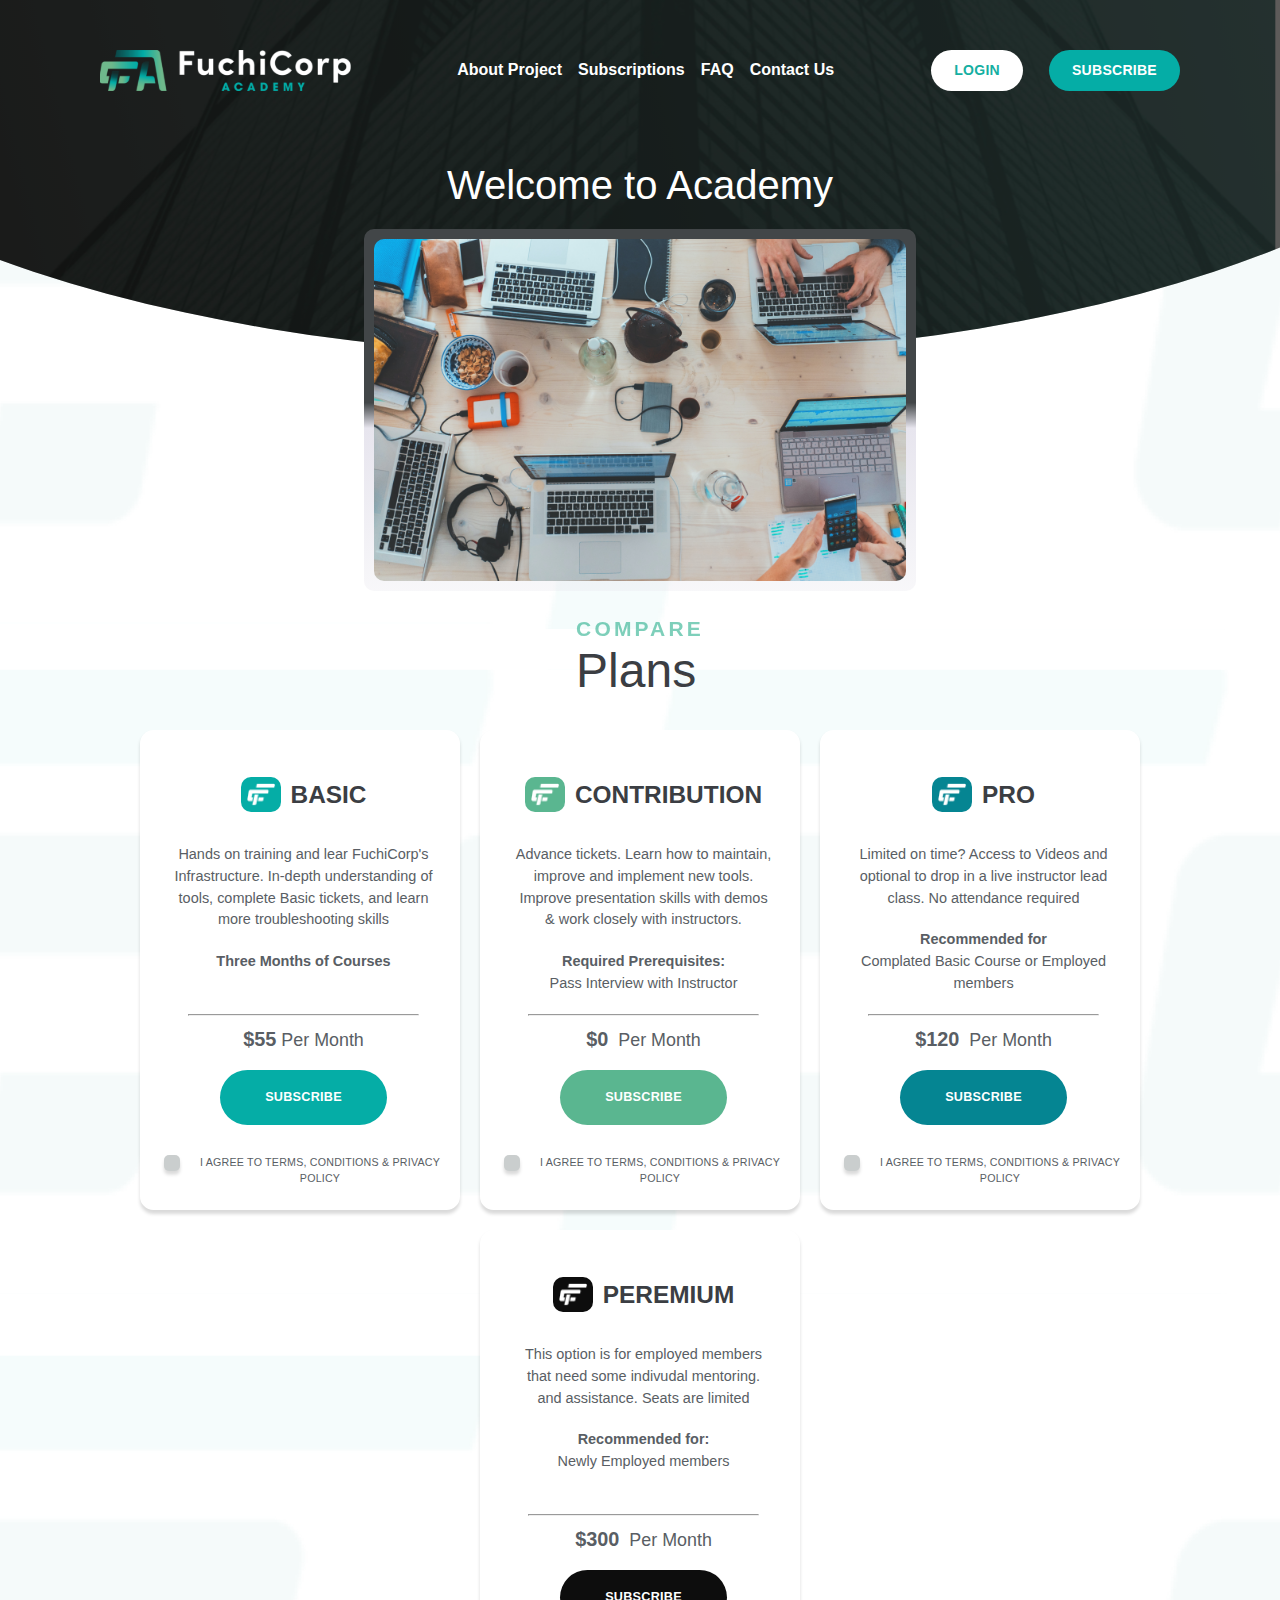
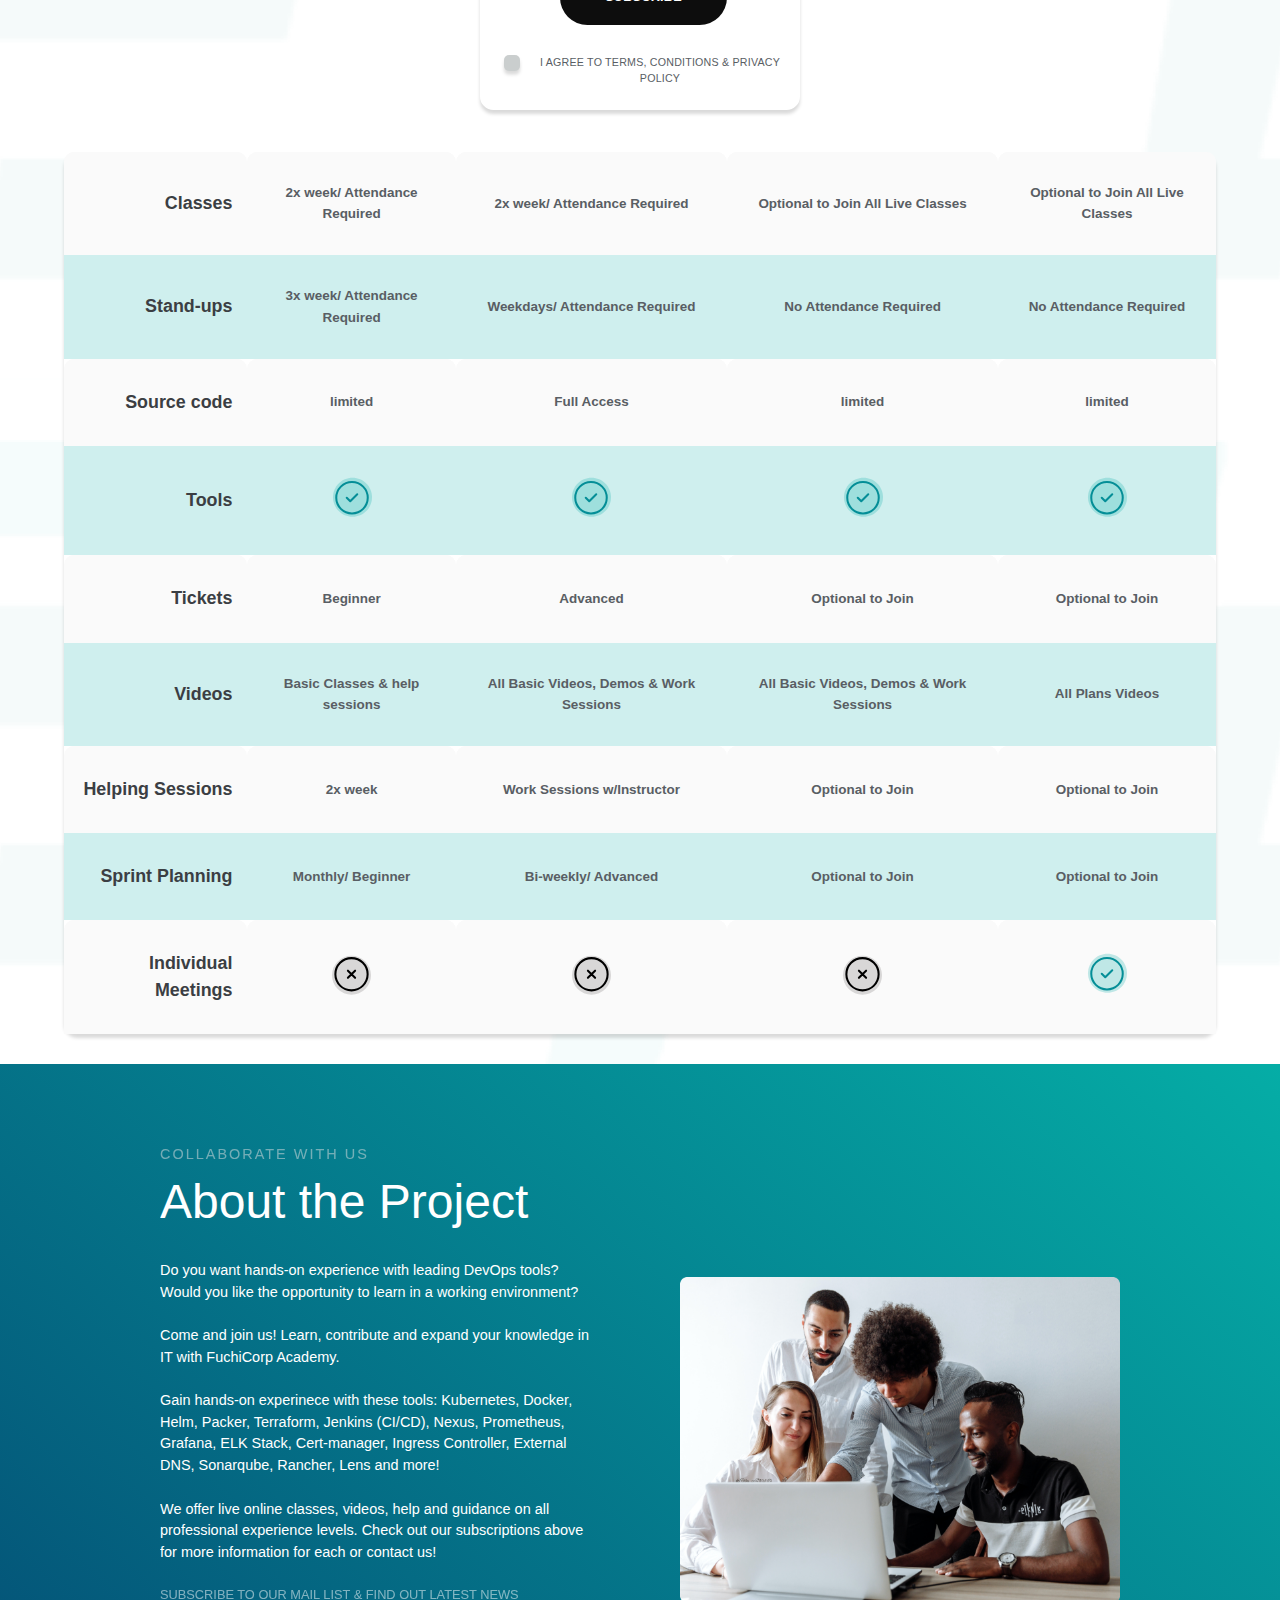
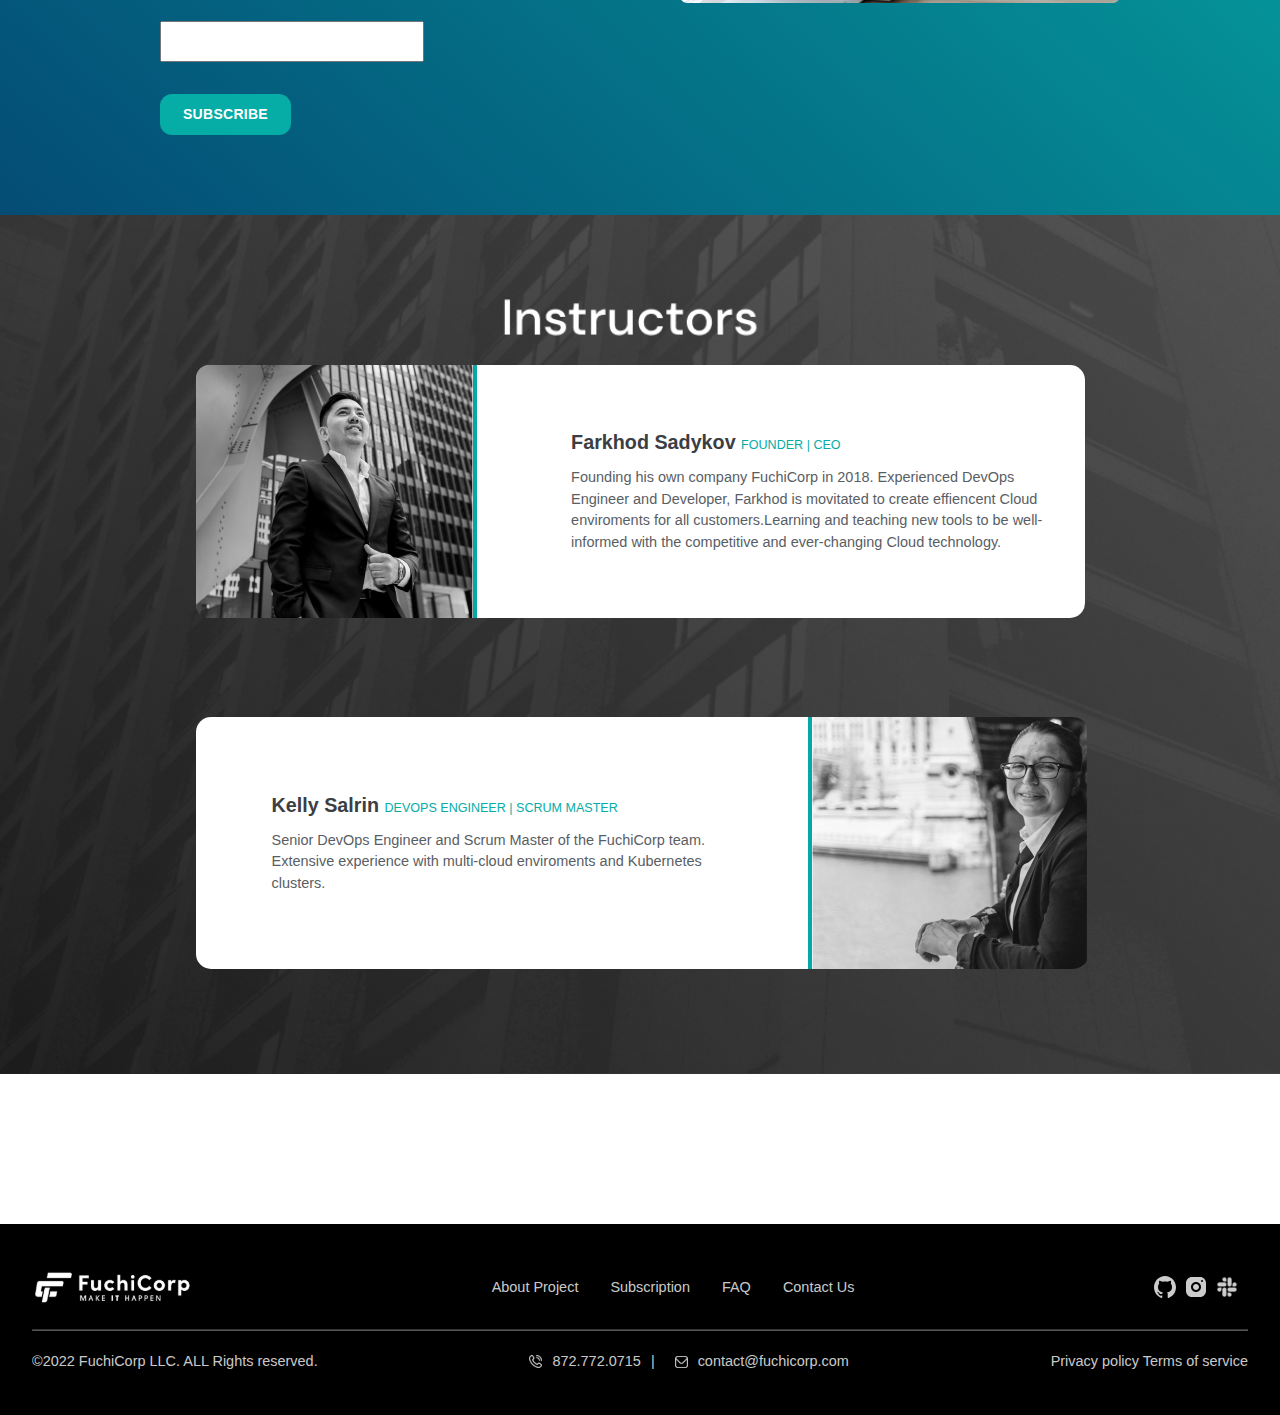
<file: index.html>
<!DOCTYPE html>
<html lang="en">
<head>
    <meta charset="UTF-8"/>
    <meta name="viewport" content="width=device-width, initial-scale=1.0"/>
    <title>Document</title>
    <link rel="stylesheet" href="./assets/styles/table.css"/>
    <link rel="stylesheet" href="./assets/styles/instructor.css"/>
    <link rel="stylesheet" href="./assets/styles/footer.css"/>
    <link rel="stylesheet" href="./assets/styles/index.css"/>

</head>

<body>
<section class="top-content">
    <section class="bg-content ">
        <header class="primary-header ">
            <div class="container">
                <div class="flex-wrapper">
                    <a href="#"><img src="./assets/images/logo-primary.svg" alt="Manage"/></a>
                    <nav class="primary-navigation">
                        <ul aria-label="Primary" role="list" class="nav-list">
                            <li><a href="#">About Project</a></li>
                            <li><a href="#">Subscriptions</a></li>
                            <li><a href="#">FAQ</a></li>
                            <li><a href="#">Contact Us</a></li>
                        </ul>
                    </nav>
                    <div class="nav-controls">
                        <button class="button button-one">Login</button>
                        <button class="button button-two">Subscribe</button>
                    </div>
                </div>
                <div class="flex-wrapper-mobile">
                    <div class="flex-wrapper-menu">
                        <a href="#"
                        ><img src="./assets/images/logo-primary.svg" alt="Manage"
                        /></a>
                        <svg id="show-element" class="burger-menu " width="800px" height="800px" viewBox="0 0 24 24"
                             fill="none" xmlns="http://www.w3.org/2000/svg">
                            <path d="M4 18L20 18" stroke="#ffffff" stroke-width="2" stroke-linecap="round"/>
                            <path d="M4 12L20 12" stroke="#ffffff" stroke-width="2" stroke-linecap="round"/>
                            <path d="M4 6L20 6" stroke="#ffffff" stroke-width="2" stroke-linecap="round"/>
                        </svg>
                        <svg id="hide-element" class="burger-menu active-menu" width="800px" height="800px"
                             viewBox="0 0 512 512" version="1.1" xmlns="http://www.w3.org/2000/svg"
                             xmlns:xlink="http://www.w3.org/1999/xlink">
                            <title>cancel</title>
                            <g id="Page-1" stroke="none" stroke-width="1" fill="none" fill-rule="evenodd">
                                <g id="work-case" fill="#ffffff" transform="translate(91.520000, 91.520000)">
                                    <polygon id="Close"
                                             points="328.96 30.2933333 298.666667 1.42108547e-14 164.48 134.4 30.2933333 1.42108547e-14 1.42108547e-14 30.2933333 134.4 164.48 1.42108547e-14 298.666667 30.2933333 328.96 164.48 194.56 298.666667 328.96 328.96 298.666667 194.56 164.48">

                                    </polygon>
                                </g>
                            </g>
                        </svg>
                    </div>
                    <div id="to-show" class="burger-menu-items off">
                        <nav class="primary-navigation">
                            <ul aria-label="Primary" role="list" class="nav-list">
                                <li><a href="#">About Project</a></li>
                                <li><a href="#">Subscriptions</a></li>
                                <li><a href="#">FAQ</a></li>
                                <li><a href="#">Contact Us</a></li>
                            </ul>
                            <div class="nav-controls">
                                <button class="button button">Login</button>
                                <button class="button button-two">Subscribe</button>
                            </div>
                        </nav>

                    </div>
                </div>
            </div>
        </header>
        <section class="hero container">
            <div class="hero-content">
                <h2 class="hero-content-text">Welcome to Academy</h2>
                <div class="hero-content-img"><img src="./assets/images/hero.png" alt="Hero Section"/></div>
            </div>
        </section>
    </section>
    <section class="hero-mobile">
        <div class="hero-content">
            <h2 class="hero-content-text">Welcome to Academy</h2>
            <div><img src="./assets/images/hero.png" alt="Hero Section"/></div>
        </div>
    </section>
    <section class="container">
        <section class="second_content">
            <div class="compare_plans">
                <h2 class="compare">Compare</h2>
                <h1 class="plans">Plans</h1>
            </div>
            <div class="tariffs">
                <div class="tariff_block">
                    <div class="tariff_title">
                        <img class="img_background back_color" src="./assets/images/fuchi_symbol_rgb-white%205.png"
                             alt="Not found">
                        <b class="tariff_title_head">BASIC</b>
                    </div>
                    <div class="tariff_body">
                        <p class="tariff_body_text tariff_body_first_text">Hands on training and lear FuchiCorp's
                            Infrastructure. In-depth understanding of tools, complete
                            Basic tickets, and learn more troubleshooting skills
                        </p>
                        <p class="tariff_reminder tariff_body_text tariff_body_second_text">Three Months of Courses</p>
                    </div>
                    <div class="tariff_cost">
                        <hr>
                        <p class="tariff_reminder_2"><strong>$55</strong>Per Month</p>
                    </div>
                    <button class="tariff_button back_color">SUBSCRIBE</button>
                    <div class="tariff_footer">
                        <label for="check1" class="main">
                            <input type="checkbox" id="check1">
                            <span class="geekmark"></span>
                        </label>
                        <p class="tariff_agree">I agree to terms, conditions & Privacy Policy</p>
                    </div>
                </div>
                <div class="tariff_block">
                    <div class="tariff_title">
                        <img class="img_background back_color_2" src="./assets/images/fuchi_symbol_rgb-white%205.png"
                             alt="Not found">
                        <b class="tariff_title_head">CONTRIBUTION</b>
                    </div>
                    <div class="tariff_body">
                        <p>Advance tickets. Learn how to maintain, improve and implement new tools. Improve presentation
                            skills
                            with demos &
                            work closely with instructors.
                        </p>
                        <p class="tariff_reminder">Required Prerequisites:</p>
                        <p class="premium_text">Pass Interview with Instructor</p>

                    </div>
                    <div class="tariff_cost">
                        <hr>
                        <p class="tariff_reminder_2"><strong>$0</strong> Per Month</p>
                    </div>
                    <button class="tariff_button back_color_2">SUBSCRIBE</button>
                    <div class="tariff_footer">
                        <label for="check" class="main">
                            <input type="checkbox" id="check">
                            <span class="geekmark"></span>
                        </label>
                        <p class="tariff_agree">I agree to terms, conditions & Privacy Policy</p>
                    </div>
                </div>
                <div class="tariff_block">
                    <div class="tariff_title">
                        <img class="img_background back_color_3" src="./assets/images/fuchi_symbol_rgb-white%205.png"
                             alt="Not found">
                        <b class="tariff_title_head">PRO</b>
                    </div>
                    <div class="tariff_body">
                        <p>Limited on time? Access to Videos and optional to drop in a live instructor lead class. No
                            attendance
                            required
                        </p>
                        <p class="tariff_reminder">Recommended for</p>
                        <p class="premium_text">Complated Basic Course or Employed members</p>

                    </div>
                    <div class="tariff_cost">
                        <hr>
                        <p class="tariff_reminder_2"><strong>$120</strong> Per Month</p>
                    </div>

                    <button class="tariff_button back_color_3">SUBSCRIBE</button>

                    <div class="tariff_footer">
                        <label for="check2" class="main">
                            <input type="checkbox" id="check2">
                            <span class="geekmark"></span>
                        </label>
                        <p class="tariff_agree">I agree to terms, conditions & Privacy Policy</p>
                    </div>
                </div>
                <div class="tariff_block">
                    <div class="tariff_title">
                        <img class="img_background back_color_4" src="./assets/images/fuchi_symbol_rgb-white%205.png"
                             alt="Not found">
                        <b class="tariff_title_head">PEREMIUM</b>
                    </div>
                    <div class="tariff_body">
                        <p>This option is for employed members that need some indivudal mentoring. and assistance. Seats
                            are
                            limited
                        </p>
                        <p class="tariff_reminder">Recommended for:</p>
                        <p class="premium_text">Newly Employed members</p>

                    </div>
                    <div class="tariff_cost">
                        <hr>
                        <p class="tariff_reminder_2"><strong>$300</strong> Per Month</p>
                    </div>

                    <button class="tariff_button back_color_4">SUBSCRIBE</button>

                    <div class="tariff_footer">
                        <label for="check3" class="main">
                            <input type="checkbox" id="check3">
                            <span class="geekmark"></span>
                        </label>
                        <p class="tariff_agree">I agree to terms, conditions & Privacy Policy</p>
                    </div>
                </div>
            </div>
        </section>
    </section>

    <section class="container">
        <section class="wrapper">
            <table class="table table-bordered" id="plans">
                <tr class="table_background">
                    <td class="plan-heading table_background">Classes</td>
                    <td class="table_background plan-heading_2">2x week/ Attendance Required</td>
                    <td class="table_background plan-heading_2">2x week/ Attendance Required</td>
                    <td class="table_background plan-heading_2">Optional to Join All Live Classes</td>
                    <td class="table_background plan-heading_2">Optional to Join All Live Classes</td>
                </tr>
                <tr class="table_background_2">
                    <td class="plan-heading table_background_2">Stand-ups</td>
                    <td class="table_background_2 plan-heading_2">3x week/ Attendance Required</td>
                    <td class="table_background_2 plan-heading_2">Weekdays/ Attendance Required</td>
                    <td class="table_background_2 plan-heading_2">No Attendance Required</td>
                    <td class="table_background_2 plan-heading_2">No Attendance Required</td>
                </tr>
                <tr class="table_background">
                    <td class="plan-heading table_background">Source code</td>
                    <td class="table_background plan-heading_2">limited</td>
                    <td class="table_background plan-heading_2">Full Access</td>
                    <td class="table_background plan-heading_2">limited</td>
                    <td class="table_background plan-heading_2">limited</td>
                </tr>
                <tr class="table_background_2">
                    <td class="plan-heading table_background_2">Tools</td>
                    <td class="table_background_2 plan-img">
                        <img src="./assets/images/icon-check.svg" alt="check icon"/>
                    </td>
                    <td class="table_background_2 plan-img">
                        <img src="./assets/images/icon-check.svg" alt="check icon"/>
                    </td>
                    <td class="table_background_2 plan-img">
                        <img src="./assets/images/icon-check.svg" alt="check icon"/>
                    </td>
                    <td class="table_background_2 plan-img">
                        <img src="./assets/images/icon-check.svg" alt="check icon"/>
                    </td>
                </tr>
                <tr class="table_background">
                    <td class="plan-heading table_background">Tickets</td>
                    <td class="table_background plan-heading_2">Beginner</td>
                    <td class="table_background plan-heading_2">Advanced</td>
                    <td class="table_background plan-heading_2">Optional to Join</td>
                    <td class="table_background plan-heading_2">Optional to Join</td>
                </tr>
                <tr class="table_background_2">
                    <td class="plan-heading table_background_2">Videos</td>
                    <td class="table_background_2 plan-heading_2">Basic Classes & help sessions</td>
                    <td class="table_background_2 plan-heading_2">All Basic Videos, Demos & Work Sessions</td>
                    <td class="table_background_2 plan-heading_2">All Basic Videos, Demos & Work Sessions</td>
                    <td class="table_background_2 plan-heading_2">All Plans Videos</td>
                </tr>
                <tr class="table_background">
                    <td class="plan-heading table_background">Helping Sessions</td>
                    <td class="table_background plan-heading_2">2x week</td>
                    <td class="table_background plan-heading_2">Work Sessions w/Instructor</td>
                    <td class="table_background plan-heading_2">Optional to Join</td>
                    <td class="table_background plan-heading_2">Optional to Join</td>
                </tr>
                <tr class="table_background_2">
                    <td class="plan-heading table_background_2">Sprint Planning</td>
                    <td class="table_background_2 plan-heading_2">Monthly/ Beginner</td>
                    <td class="table_background_2 plan-heading_2">Bi-weekly/ Advanced</td>
                    <td class="table_background_2 plan-heading_2">Optional to Join</td>
                    <td class="table_background_2 plan-heading_2">Optional to Join</td>
                </tr>
                <tr class="table_background">
                    <td class="plan-heading table_background">Individual Meetings</td>
                    <td class="table_background plan-img">
                        <img src="./assets/images/icon-close.svg" alt="close icon"/>
                    </td>
                    <td class="table_background plan-img">
                        <img src="./assets/images/icon-close.svg" alt="close icon"/>
                    </td>
                    <td class="table_background plan-img">
                        <img src="./assets/images/icon-close.svg" alt="close icon"/>
                    </td>
                    <td class="table_background plan-img">
                        <img src="./assets/images/icon-check.svg" alt="check icon"/>
                    </td>
                </tr>
            </table>
        </section>
    </section>

</section>

<section class="about-project bg-primary-gradient">
    <div class="container even-columns">
        <div class="even-columns-box">
            <span class="with_us">collaborate with us</span>
            <p class="about_title">About the Project</p><br>
            <p>
                Do you want hands-on experience with leading DevOps tools? Would you
                like the opportunity to learn in a working environment?
            </p><br>
            <p>
                Come and join us! Learn, contribute and expand your knowledge in IT
                with FuchiCorp Academy.
            </p><br>
            <p>
                Gain hands-on experinece with these tools: Kubernetes, Docker, Helm,
                Packer, Terraform, Jenkins (CI/CD), Nexus, Prometheus, Grafana, ELK
                Stack, Cert-manager, Ingress Controller, External DNS, Sonarqube,
                Rancher, Lens and more!
            </p><br>
            <p>
                We offer live online classes, videos, help and guidance on all
                professional experience levels. Check out our subscriptions above
                for more information for each or contact us!
            </p><br>
            <p class="text_title">SUBSCRIBE TO OUR MAIL LIST & FIND OUT LATEST NEWS</p>
            <input class="contact_us" type="text">

            <div>
                <button class="button button-two button-about">SUBSCRIBE</button>
            </div>
        </div>
        <div>
            <img src="./assets/images/about-us.png"/>
        </div>
    </div>
</section>

    <section class="instructors-container ">
        <h1 class="instructors_dot">.</h1>
        <div class="wrapper instructor-content container">
            <div class="instructor-card">
                <div class="instructor-image">
                    <img src="./assets/images/instructor-1.png" alt="Fuchi Corp Instructor Farkhod"/>
                </div>
                <div class="instructor-text">
                    <h3>Farkhod Sadykov <span>FOUNDER | CEO</span></h3>
                    <p>
                        Founding his own company FuchiCorp in 2018. Experienced DevOps
                        Engineer and Developer, Farkhod is movitated to create effiencent
                        Cloud enviroments for all customers.Learning and teaching new tools
                        to be well-informed with the competitive and ever-changing Cloud
                        technology.
                    </p>
                </div>
            </div>
            <div class="instructor-card">
                <div class="instructor-text2">
                    <h3>Kelly Salrin <span>DEVOPS ENGINEER | SCRUM MASTER</span></h3>
                    <p>
                        Senior DevOps Engineer and Scrum Master of the FuchiCorp team.
                        Extensive experience with multi-cloud enviroments and Kubernetes
                        clusters.
                    </p>
                </div>
                <div class="instructor-image2">
                    <img
                            src="./assets/images/instructor-2.png"
                            alt="Fuchi Corp Instructor Kelly"
                    />
                </div>
            </div>
        </div>
    </section>

<section class="instuctors"></section>
<section class="blank-space"></section>
<footer class="footer">
    <div class="footer-content container">
        <div class="footer-upper">
            <img src="./assets/images/fuchi_hoz_rgb-white%202.svg"/>
            <nav class="navbar">
                <ul>
                    <li><a href="#">About Project</a></li>
                    <li><a href="#">Subscription</a></li>
                    <li><a href="#">FAQ</a></li>
                    <li><a href="#">Contact Us</a></li>
                </ul>
            </nav>
            <div class="footer-socials">
                <img src="./assets/images/icon-github.svg" alt="github icon"/>
                <img src="./assets/images/icon-instagram.svg" alt="instagram icon"/>
                <img src="./assets/images/icon-slack.svg" alt="instagram icon"/>
            </div>
        </div>
        <hr class="footer-divider"/>
        <div class="footer-bottom">
            <div>©2022 FuchiCorp LLC. ALL Rights reserved.</div>
            <div class="footer-bottom-connect">
                <img src="./assets/images/icon-phone.svg" alt="phone icon"/>
                <a href="tel:872.772.0715">872.772.0715</a>
                <span>|</span>
                <img src="./assets/images/icon-envelope.svg" alt="envelope icon"/>
                <a href="mailto:contact@fuchicorp.com">contact@fuchicorp.com</a>
            </div>
            <div>
                <a href="">Privacy policy</a>
                <a href="">Terms of service</a>
            </div>
        </div>
    </div>
</footer>

</body>
<script>
    document.getElementById('show-element').onclick = function () {
        var element = document.getElementById('to-show');
        var showElement = document.getElementById('show-element')
        var hideElement = document.getElementById('hide-element')
        element.classList.remove('off')
        element.classList.add('on')
        showElement.classList.add('active-menu')
        hideElement.classList.remove('active-menu')
    }
    document.getElementById('hide-element').onclick = function () {
        var element = document.getElementById('to-show');
        var showElement = document.getElementById('show-element')
        var hideElement = document.getElementById('hide-element')
        element.classList.add('off')
        element.classList.remove('on')
        showElement.classList.remove('active-menu')
        hideElement.classList.add('active-menu')
    }
</script>

</html>
</file>
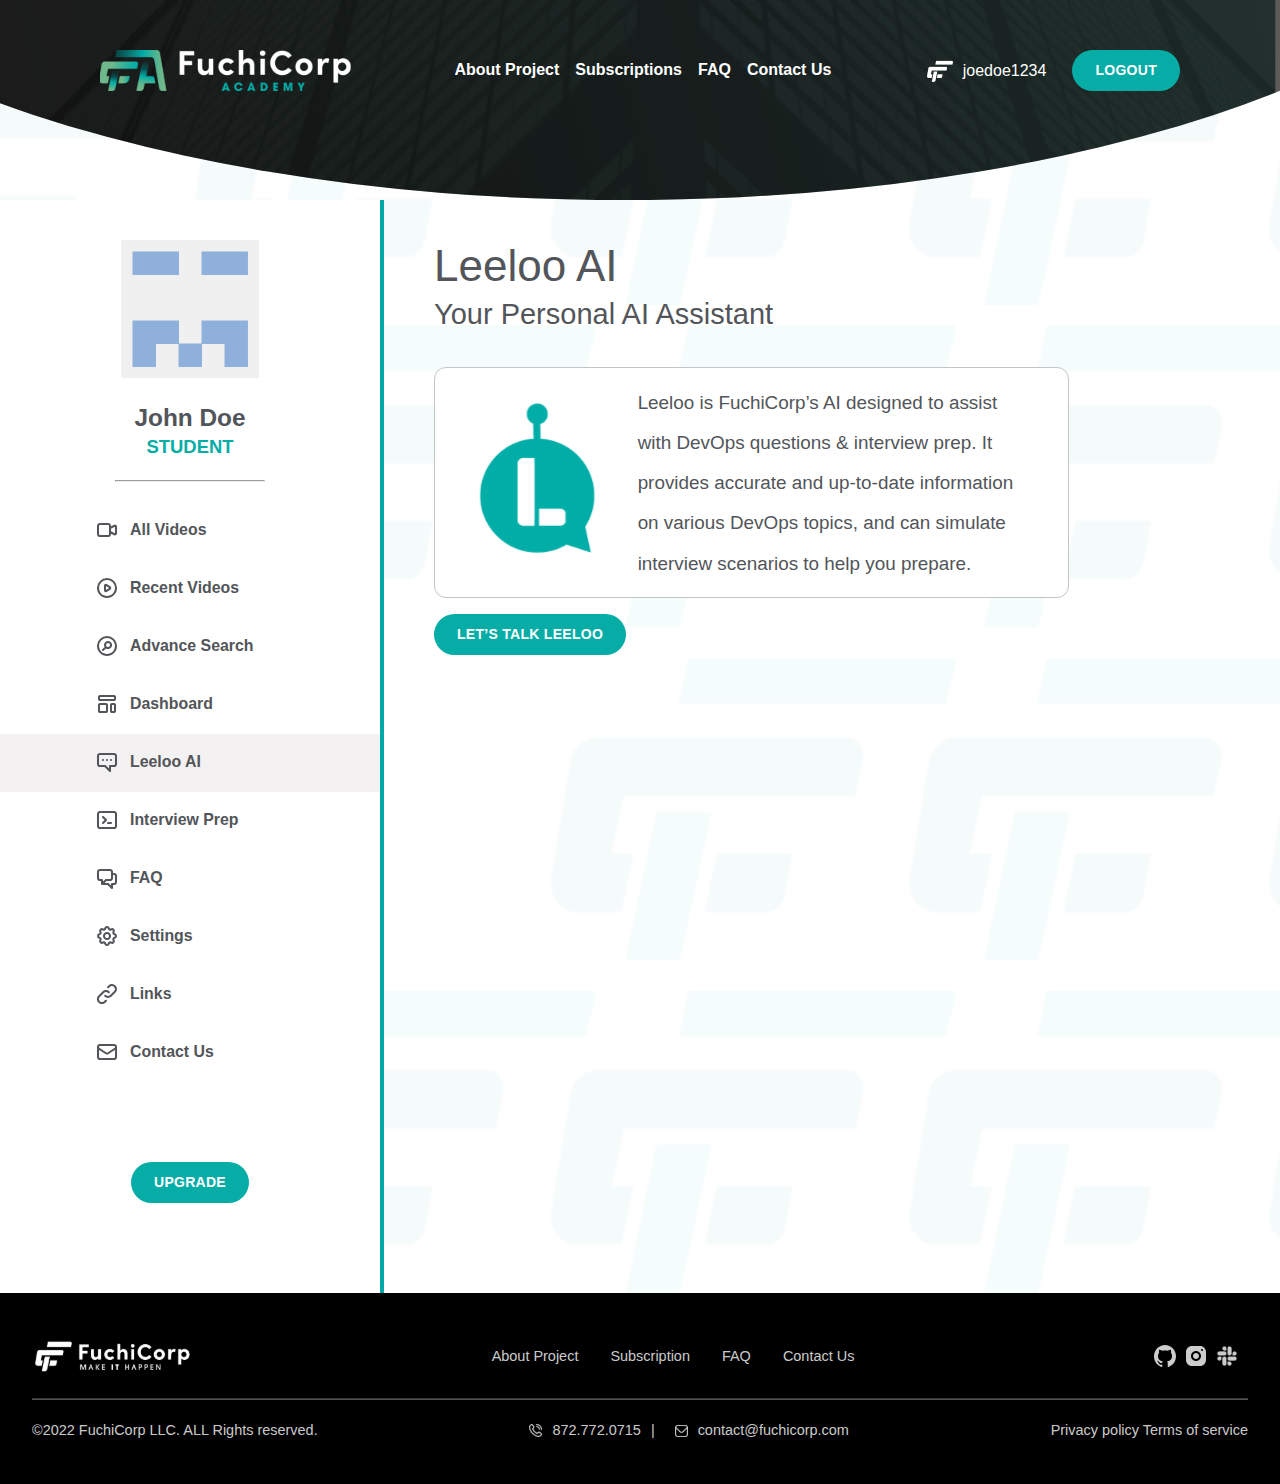
<file: chatbox.html>
<!DOCTYPE html>
<html lang="en">
<head>
    <meta charset="UTF-8">
    <meta name="viewport" content="width=device-width, initial-scale=1.0"/>
    <title>Title</title>
    <link rel="stylesheet" href="./assets/styles/chatbox.css">
    <link rel="stylesheet" href="./assets/styles/footer.css">
    <link rel="stylesheet" href="./assets/styles/index.css">

</head>
<body>
<section class="top-content">
      <section class="bg-content-chatbox">
          <header class="primary-header overflow-hidden">
              <div class="container ">
                  <div class="flex-wrapper ">
                      <a href="#"
                      ><img src="./assets/images/logo-primary.svg" alt="Manage"
                      /></a>
                      <nav class="primary-navigation">
                          <ul aria-label="Primary" role="list" class="nav-list">
                              <li><a href="#">About Project</a></li>
                              <li><a href="#">Subscriptions</a></li>
                              <li><a href="#">FAQ</a></li>
                              <li><a href="#">Contact Us</a></li>
                          </ul>
                      </nav>
                      <div class="nav-controls">
                          <div class="nav-controls-chat">
                              <img src="./assets/images/fuchi_symbol_rgb-white%201.png"/>
                              <h4 class="chatbox-text">joedoe1234</h4>
                          </div>
                          <button class="button button-two">Logout</button>
                      </div>
                  </div>
                  <div class="flex-wrapper-mobile">
                      <div class="flex-wrapper-menu">
                          <a href="#"
                          ><img src="./assets/images/logo-primary.svg" alt="Manage"
                          /></a>
                          <svg id="show-element" class="burger-menu " width="800px" height="800px" viewBox="0 0 24 24" fill="none" xmlns="http://www.w3.org/2000/svg">
                              <path d="M4 18L20 18" stroke="#ffffff" stroke-width="2" stroke-linecap="round"/>
                              <path d="M4 12L20 12" stroke="#ffffff" stroke-width="2" stroke-linecap="round"/>
                              <path d="M4 6L20 6" stroke="#ffffff" stroke-width="2" stroke-linecap="round"/>
                          </svg>
                          <svg id="hide-element" class="burger-menu active-menu" width="800px" height="800px" viewBox="0 0 512 512" version="1.1" xmlns="http://www.w3.org/2000/svg" xmlns:xlink="http://www.w3.org/1999/xlink">
                              <title>cancel</title>
                              <g id="Page-1" stroke="none" stroke-width="1" fill="none" fill-rule="evenodd">
                                  <g id="work-case" fill="#ffffff" transform="translate(91.520000, 91.520000)">
                                      <polygon id="Close" points="328.96 30.2933333 298.666667 1.42108547e-14 164.48 134.4 30.2933333 1.42108547e-14 1.42108547e-14 30.2933333 134.4 164.48 1.42108547e-14 298.666667 30.2933333 328.96 164.48 194.56 298.666667 328.96 328.96 298.666667 194.56 164.48">

                                      </polygon>
                                  </g>
                              </g>
                          </svg>
                      </div>
                      <div id="to-show" class="burger-menu-items off">
                          <nav class="primary-navigation">
                              <div class="nav-controls-chat">
                                  <img src="./assets/images/fuchi_symbol_rgb-white%201.png"/>
                                  <h4 class="chatbox-text">joedoe1234</h4>
                              </div>
                              <ul aria-label="Primary" role="list" class="nav-list">
                                  <li><a href="#">About Project</a></li>
                                  <li><a href="#">Subscriptions</a></li>
                                  <li><a href="#">FAQ</a></li>
                                  <li><a href="#">Contact Us</a></li>
                              </ul>
                              <div class="nav-controls">
                                  <button class="button button-two">Logout</button>
                              </div>
                          </nav>

                      </div>
                  </div>

              </div>
          </header>
      </section>

    <section class="chat-field container">
        <div class="chat-menu">
            <div class="chat-person-img">
                <img src="./assets/images/examplegit%201.svg" alt="">
            </div>
            <h4 class="chat-menu-name">John Doe</h4>
            <h3 class="chat-menu-name2">STUDENT</h3>
            <div class="chat-line">
                <hr>
            </div>
            <div class="chat-menu-items">
                <a class="chat-menu-item">
                    <img src="./assets/images/video-icon.svg" alt="video">
                    <h4>All Videos</h4>

                </a>
                <a class="chat-menu-item">
                    <img src="./assets/images/recent-videos-icon.svg" alt="video">
                    <h4>Recent Videos</h4>
                </a>
                <a class="chat-menu-item">
                    <img src="./assets/images/advance-search-icon.svg" alt="video">
                    <h4>Advance Search</h4>
                </a>
                <a class="chat-menu-item">
                    <img src="./assets/images/dashboard-icon.svg" alt="video">
                    <h4>Dashboard</h4>
                </a>
                <a class="chat-menu-item chat-menu-item-active">
                    <img src="./assets/images/chat-alt.svg" alt="video">
                    <h4>Leeloo AI</h4>
                </a>
                <a href="chatboxtwo.html" class="chat-menu-item">
                    <img src="./assets/images/terminal.svg" alt="video">
                    <h4>Interview Prep</h4>
                </a>
                <a class="chat-menu-item ">
                    <img src="./assets/images/chat-alt-2.svg" alt="video">
                    <h4>FAQ</h4>
                </a>
                <a class="chat-menu-item">
                    <img src="./assets/images/settings-icon.svg" alt="video">
                    <h4>Settings</h4>
                </a>
                <a class="chat-menu-item">
                    <img src="./assets/images/link-icon.svg" alt="video">
                    <h4>Links</h4>
                </a>
                <a class="chat-menu-item">
                    <img src="./assets/images/contact-us-icon.svg" alt="video">
                    <h4>Contact Us</h4>
                </a>

            </div>
            <div class="chat-button">
                <button class="button button-two">Upgrade</button>
            </div>
        </div>
        <div class="chat-box">
            <h4>Leeloo AI</h4>
            <h6>Your Personal AI Assistant</h6>
            <div class="chat-box-items">
                <div class="chat-box-img">
                    <img src="./assets/images/5%2010.svg" alt="personal">
                </div>
                <div class="chat-box-text">
                    <p>
                        Leeloo is FuchiCorp’s AI designed to assist with DevOps questions & interview prep. It provides
                        accurate and up-to-date information on various DevOps topics, and can simulate interview
                        scenarios to help you prepare.
                    </p>
                </div>
            </div>
            <div class="chat-box-button">
                <button class="button button-two">Let’s talk Leeloo</button>
            </div>
        </div>
    </section>
</section>
<footer class="footer">
    <div class="wrapper footer-content">
        <div class="footer-upper">
            <img src="./assets/images/fuchi_hoz_rgb-white%202.svg"/>
            <nav class="navbar">
                <ul>
                    <li><a href="#">About Project</a></li>
                    <li><a href="#">Subscription</a></li>
                    <li><a href="#">FAQ</a></li>
                    <li><a href="#">Contact Us</a></li>
                </ul>
            </nav>
            <div class="footer-socials">
                <img src="./assets/images/icon-github.svg" alt="github icon"/>
                <img src="./assets/images/icon-instagram.svg" alt="instagram icon"/>
                <img src="./assets/images/icon-slack.svg" alt="instagram icon"/>
            </div>
        </div>
        <hr class="footer-divider"/>
        <div class="footer-bottom">
            <div>©2022 FuchiCorp LLC. ALL Rights reserved.</div>
            <div class="footer-bottom-connect">
                <img src="./assets/images/icon-phone.svg" alt="phone icon"/>
                <a href="tel:872.772.0715">872.772.0715</a>
                <span>|</span>
                <img src="./assets/images/icon-envelope.svg" alt="envelope icon"/>
                <a href="mailto:contact@fuchicorp.com">contact@fuchicorp.com</a>
            </div>
            <div>
                <a href="">Privacy policy</a>
                <a href="">Terms of service</a>
            </div>
        </div>
    </div>
</footer>

</body>
<script>
    document.getElementById('show-element').onclick = function() {
        var element = document.getElementById('to-show');
        var showElement = document.getElementById('show-element')
        var hideElement = document.getElementById('hide-element')
        element.classList.remove('off')
        element.classList.add('on')
        showElement.classList.add('active-menu')
        hideElement.classList.remove('active-menu')
    }
    document.getElementById('hide-element').onclick = function() {
        var element = document.getElementById('to-show');
        var showElement = document.getElementById('show-element')
        var hideElement = document.getElementById('hide-element')
        element.classList.add('off')
        element.classList.remove('on')
        showElement.classList.remove('active-menu')
        hideElement.classList.add('active-menu')
    }
</script>

</html>
</file>
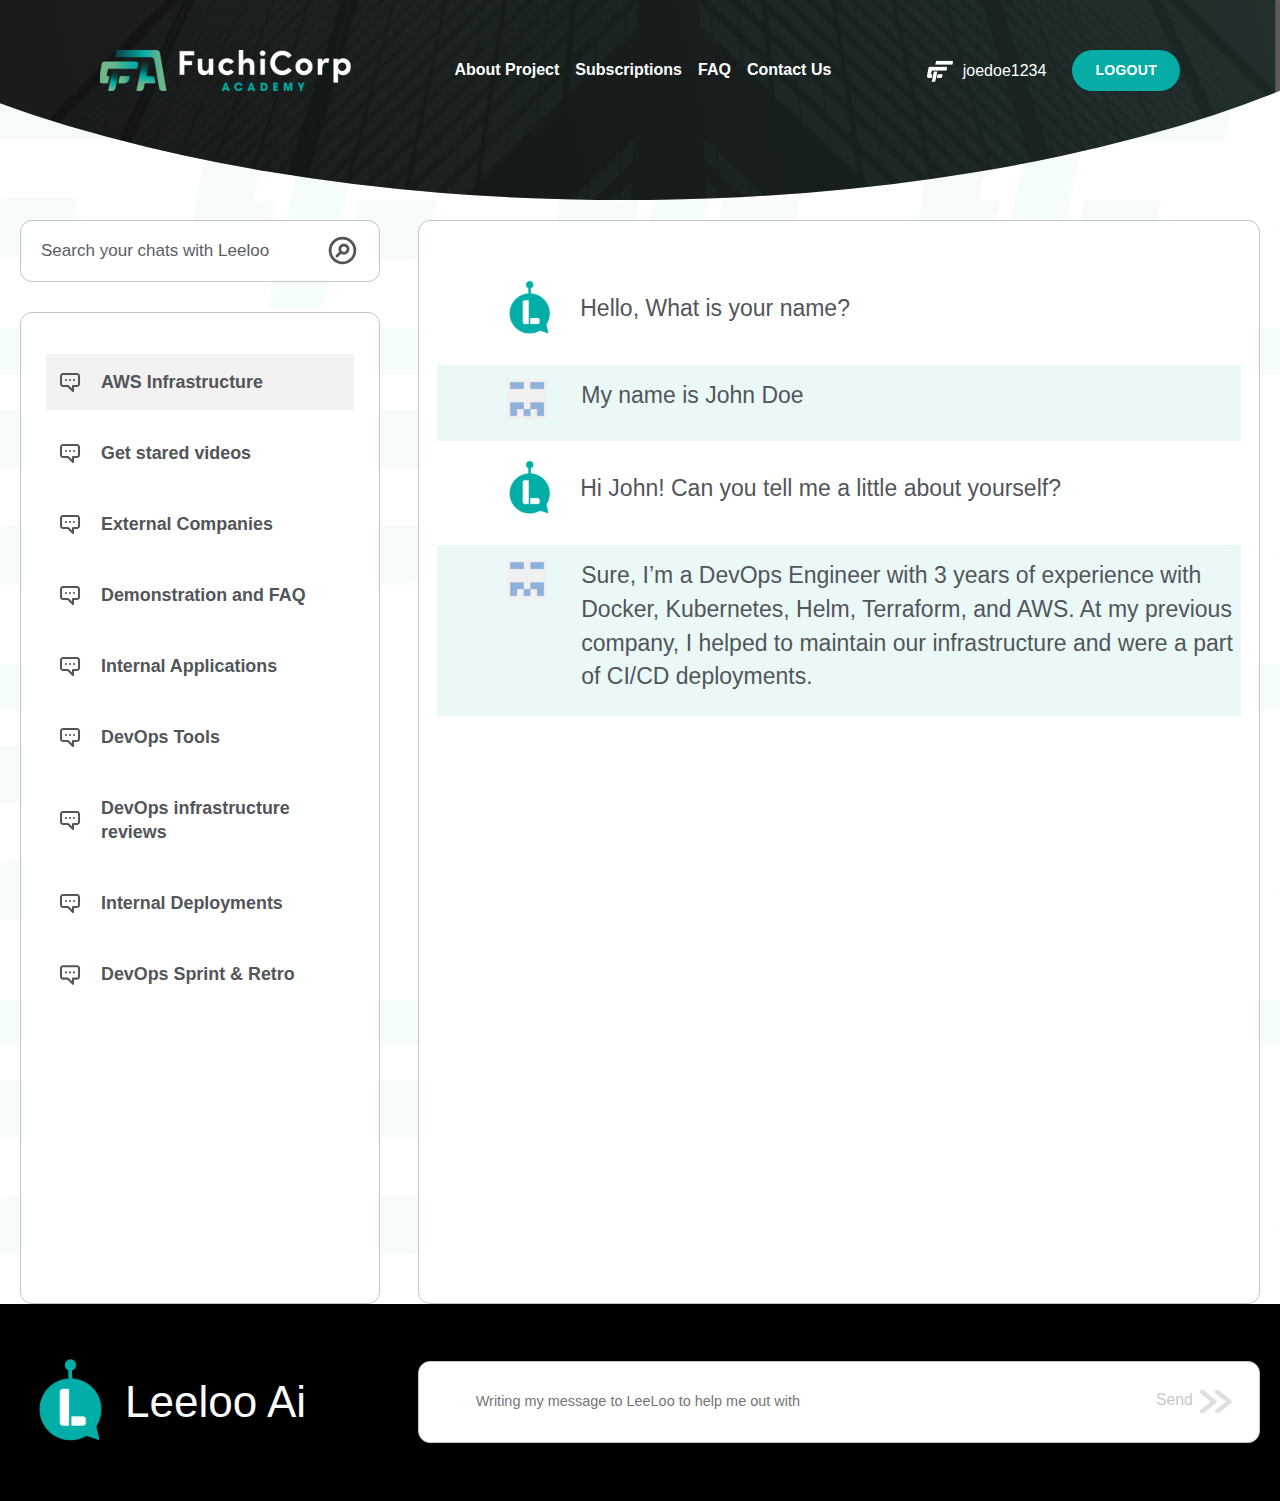
<file: chatboxAws.html>
<!DOCTYPE html>
<html lang="en">
<head>
    <meta charset="UTF-8">
    <title>Title</title>
    <meta name="viewport" content="width=device-width, initial-scale=1.0"/>
    <link rel="stylesheet" href="./assets/styles/chatbox.css">
    <link rel="stylesheet" href="./assets/styles/chatField.css">
    <link rel="stylesheet" href="./assets/styles/chatboxAws.css">
    <link rel="stylesheet" href="./assets/styles/index.css">
</head>
<body>
<section class="top-content">
    <header class="primary-header  bg-content-chatbox">
        <div class="container">
            <div class="flex-wrapper">
                <a href="#"
                ><img src="./assets/images/logo-primary.svg" alt="Manage"
                /></a>
                <nav class="primary-navigation">
                    <ul aria-label="Primary" role="list" class="nav-list">
                        <li><a href="#">About Project</a></li>
                        <li><a href="#">Subscriptions</a></li>
                        <li><a href="#">FAQ</a></li>
                        <li><a href="#">Contact Us</a></li>
                    </ul>
                </nav>
                <div class="nav-controls">
                    <div class="nav-controls-chat">
                        <img src="./assets/images/fuchi_symbol_rgb-white%201.png"/>
                        <h4 class="chatbox-text">joedoe1234</h4>
                    </div>
                    <button class="button button-two">Logout</button>
                </div>
            </div>
             <div class="flex-wrapper-mobile">
                 <div class="flex-wrapper-menu">
                     <a href="#"
                     ><img src="./assets/images/logo-primary.svg" alt="Manage"
                     /></a>
                     <svg id="show-element" class="burger-menu " width="800px" height="800px" viewBox="0 0 24 24" fill="none" xmlns="http://www.w3.org/2000/svg">
                         <path d="M4 18L20 18" stroke="#ffffff" stroke-width="2" stroke-linecap="round"/>
                         <path d="M4 12L20 12" stroke="#ffffff" stroke-width="2" stroke-linecap="round"/>
                         <path d="M4 6L20 6" stroke="#ffffff" stroke-width="2" stroke-linecap="round"/>
                     </svg>
                     <svg id="hide-element" class="burger-menu active-menu" width="800px" height="800px" viewBox="0 0 512 512" version="1.1" xmlns="http://www.w3.org/2000/svg" xmlns:xlink="http://www.w3.org/1999/xlink">
                         <title>cancel</title>
                         <g id="Page-1" stroke="none" stroke-width="1" fill="none" fill-rule="evenodd">
                             <g id="work-case" fill="#ffffff" transform="translate(91.520000, 91.520000)">
                                 <polygon id="Close" points="328.96 30.2933333 298.666667 1.42108547e-14 164.48 134.4 30.2933333 1.42108547e-14 1.42108547e-14 30.2933333 134.4 164.48 1.42108547e-14 298.666667 30.2933333 328.96 164.48 194.56 298.666667 328.96 328.96 298.666667 194.56 164.48">

                                 </polygon>
                             </g>
                         </g>
                     </svg>
                 </div>
                 <div id="to-show" class="burger-menu-items off">
                     <nav class="primary-navigation">
                         <div class="nav-controls-chat">
                             <img src="./assets/images/fuchi_symbol_rgb-white%201.png"/>
                             <h4 class="chatbox-text">joedoe1234</h4>
                         </div>
                         <ul aria-label="Primary" role="list" class="nav-list">
                             <li><a href="#">About Project</a></li>
                             <li><a href="#">Subscriptions</a></li>
                             <li><a href="#">FAQ</a></li>
                             <li><a href="#">Contact Us</a></li>
                         </ul>
                         <div class="nav-controls">
                             <button class="button button-two">Logout</button>
                         </div>
                     </nav>

                 </div>
             </div>
        </div>
    </header>
    <section class="chat-section container">
        <div class="chat-section-menu">
            <div class="chat-section-input">
                <input type="text" placeholder="Search your chats with Leeloo">
                <img src='./assets/images/advance-search-icon.svg'/>
            </div>
            <div class="chat-section-items">
                <a class="chat-section-item active">
                    <img src="./assets/images/chat-alt.svg" alt="video">
                    <h4>AWS Infrastructure</h4>

                </a>
                <a class="chat-section-item">
                    <img src="./assets/images/chat-alt.svg" alt="video">
                    <h4>Get stared videos</h4>

                </a>
                <a class="chat-section-item">
                    <img src="./assets/images/chat-alt.svg" alt="video">
                    <h4>External Companies</h4>

                </a>
                <a class="chat-section-item">
                    <img src="./assets/images/chat-alt.svg" alt="video">
                    <h4>Demonstration and FAQ</h4>

                </a>
                <a class="chat-section-item">
                    <img src="./assets/images/chat-alt.svg" alt="video">
                    <h4>Internal Applications</h4>

                </a>
                <a class="chat-section-item">
                    <img src="./assets/images/chat-alt.svg" alt="video">
                    <h4>DevOps Tools</h4>

                </a>
                <a class="chat-section-item">
                    <img src="./assets/images/chat-alt.svg" alt="video">
                    <h4>DevOps infrastructure reviews</h4>

                </a>
                <a class="chat-section-item">
                    <img src="./assets/images/chat-alt.svg" alt="video">
                    <h4>Internal Deployments</h4>

                </a>
                <a class="chat-section-item">
                    <img src="./assets/images/chat-alt.svg" alt="video">
                    <h4>DevOps Sprint & Retro</h4>

                </a>
            </div>

        </div>
        <div class="chat-aws-box">
            <div class="chat-aws-items">
                <div class="chat-aws-item chat-aws-item-own">
                    <img src="./assets/images/5%2010.svg" alt="personal">
                    <h4>Hello, What is your name? </h4>
                </div>
                <div class="chat-aws-item chat-aws-item-counter">
                    <img src="./assets/images/examplegit%201.svg" alt="personal">
                    <h4>My name is John Doe</h4>
                </div>
                <div class="chat-aws-item chat-aws-item-own">
                    <img src="./assets/images/5%2010.svg" alt="personal">
                    <h4>Hi John! Can you tell me a little about yourself? </h4>
                </div>
                <div class="chat-aws-item chat-aws-item-counter">
                    <img src="./assets/images/examplegit%201.svg" alt="personal">
                    <h4>Sure, I’m a DevOps Engineer with 3 years of experience with Docker, Kubernetes, Helm, Terraform, and AWS.  At my previous company, I helped to maintain our infrastructure and were a part of CI/CD deployments. </h4>
                </div>
            </div>
        </div>
    </section>
</section>
<footer class="footer">
    <div class="wrapper footer-content container">
        <div class="chat-footer-upper ">
            <div class="chat-footer">
                <img src="./assets/images/5%2010.svg"/>
                <h4>Leeloo Ai</h4>
            </div>
            <div class="chat-footer-input">
                <input type="text" placeholder="Writing my message to LeeLoo to help me out with">
                <div class="chat-footer-arrow">
                    <h6>Send</h6>
                    <img src="./assets/images/Group%2027196.svg" alt="">
                    <img src="./assets/images/Group%2027196.svg" alt="">
                </div>

            </div>
        </div>
    </div>
</footer>

</body>
<script>
    document.getElementById('show-element').onclick = function() {
        var element = document.getElementById('to-show');
        var showElement = document.getElementById('show-element')
        var hideElement = document.getElementById('hide-element')
        element.classList.remove('off')
        element.classList.add('on')
        showElement.classList.add('active-menu')
        hideElement.classList.remove('active-menu')
    }
    document.getElementById('hide-element').onclick = function() {
        var element = document.getElementById('to-show');
        var showElement = document.getElementById('show-element')
        var hideElement = document.getElementById('hide-element')
        element.classList.add('off')
        element.classList.remove('on')
        showElement.classList.remove('active-menu')
        hideElement.classList.add('active-menu')
    }
</script>
</html>
</file>
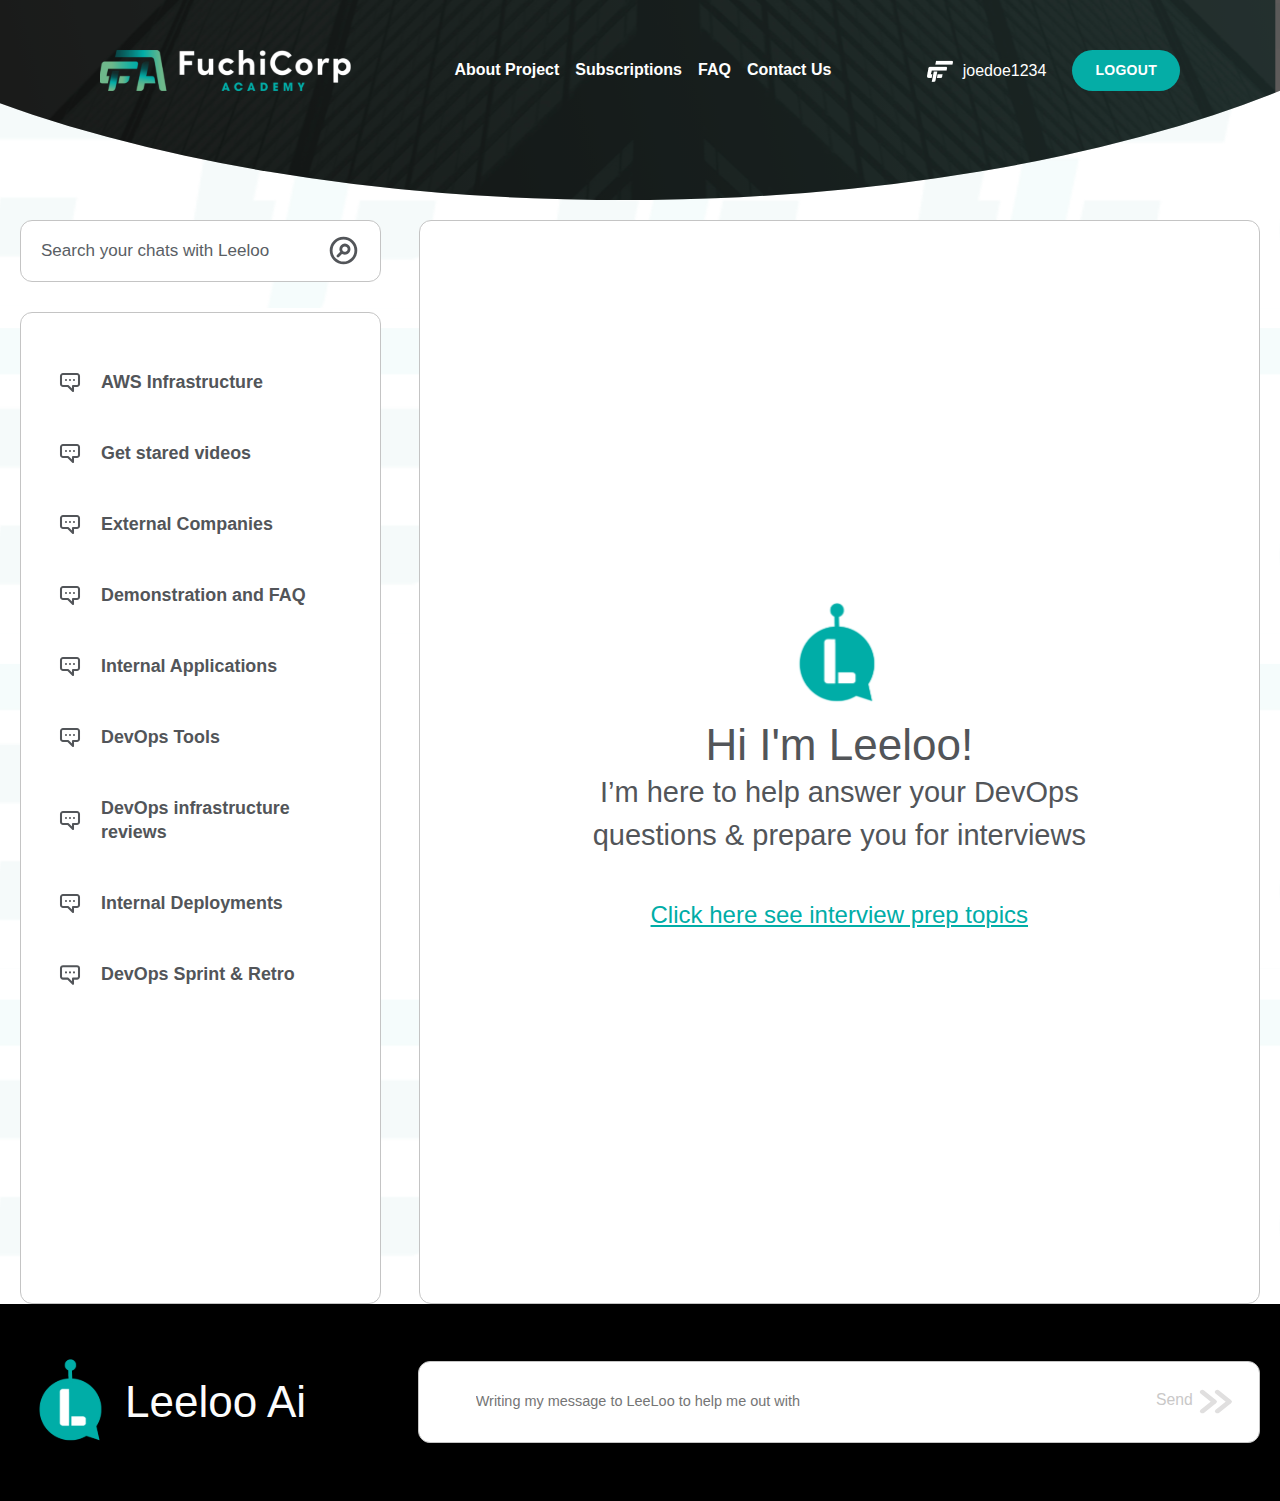
<file: chatboxfield.html>
<!DOCTYPE html>
<html lang="en">
<head>
    <meta charset="UTF-8">
    <title>Title</title>
    <meta name="viewport" content="width=device-width, initial-scale=1.0"/>
    <link rel="stylesheet" href="./assets/styles/chatbox.css">
    <link rel="stylesheet" href="./assets/styles/chatField.css">
    <link rel="stylesheet" href="./assets/styles/index.css">

</head>
<body>
<section class="top-content ">
    <header class="primary-header bg-content-chatbox">
        <div class="container">
            <div class="flex-wrapper">
                <a href="#"
                ><img src="./assets/images/logo-primary.svg" alt="Manage"
                /></a>
                <nav class="primary-navigation">
                    <ul aria-label="Primary" role="list" class="nav-list">
                        <li><a href="#">About Project</a></li>
                        <li><a href="#">Subscriptions</a></li>
                        <li><a href="#">FAQ</a></li>
                        <li><a href="#">Contact Us</a></li>
                    </ul>
                </nav>
                <div class="nav-controls">
                    <div class="nav-controls-chat">
                        <img src="./assets/images/fuchi_symbol_rgb-white%201.png"/>
                        <h4 class="chatbox-text">joedoe1234</h4>
                    </div>
                    <button class="button button-two">Logout</button>
                </div>
            </div>
            <div class="flex-wrapper-mobile">
                <div class="flex-wrapper-menu">
                    <a href="#"
                    ><img src="./assets/images/logo-primary.svg" alt="Manage"
                    /></a>
                    <svg id="show-element" class="burger-menu " width="800px" height="800px" viewBox="0 0 24 24" fill="none" xmlns="http://www.w3.org/2000/svg">
                        <path d="M4 18L20 18" stroke="#ffffff" stroke-width="2" stroke-linecap="round"/>
                        <path d="M4 12L20 12" stroke="#ffffff" stroke-width="2" stroke-linecap="round"/>
                        <path d="M4 6L20 6" stroke="#ffffff" stroke-width="2" stroke-linecap="round"/>
                    </svg>
                    <svg id="hide-element" class="burger-menu active-menu" width="800px" height="800px" viewBox="0 0 512 512" version="1.1" xmlns="http://www.w3.org/2000/svg" xmlns:xlink="http://www.w3.org/1999/xlink">
                        <title>cancel</title>
                        <g id="Page-1" stroke="none" stroke-width="1" fill="none" fill-rule="evenodd">
                            <g id="work-case" fill="#ffffff" transform="translate(91.520000, 91.520000)">
                                <polygon id="Close" points="328.96 30.2933333 298.666667 1.42108547e-14 164.48 134.4 30.2933333 1.42108547e-14 1.42108547e-14 30.2933333 134.4 164.48 1.42108547e-14 298.666667 30.2933333 328.96 164.48 194.56 298.666667 328.96 328.96 298.666667 194.56 164.48">

                                </polygon>
                            </g>
                        </g>
                    </svg>
                </div>
                <div id="to-show" class="burger-menu-items off">
                    <nav class="primary-navigation">
                        <div class="nav-controls-chat">
                            <img src="./assets/images/fuchi_symbol_rgb-white%201.png"/>
                            <h4 class="chatbox-text">joedoe1234</h4>
                        </div>
                        <ul aria-label="Primary" role="list" class="nav-list">
                            <li><a href="#">About Project</a></li>
                            <li><a href="#">Subscriptions</a></li>
                            <li><a href="#">FAQ</a></li>
                            <li><a href="#">Contact Us</a></li>
                        </ul>
                        <div class="nav-controls">
                            <button class="button button-two">Logout</button>
                        </div>
                    </nav>

                </div>
            </div>

        </div>
    </header>
    <section class="chat-section container">
        <div class="chat-section-menu">
            <div class="chat-section-input">
                <input type="text" placeholder="Search your chats with Leeloo">
                <img src='./assets/images/advance-search-icon.svg'/>
            </div>
            <div class="chat-section-items">
                <a class="chat-section-item">
                    <img src="./assets/images/chat-alt.svg" alt="video">
                    <h4>AWS Infrastructure</h4>

                </a>
                <a class="chat-section-item">
                    <img src="./assets/images/chat-alt.svg" alt="video">
                    <h4>Get stared videos</h4>

                </a>
                <a class="chat-section-item">
                    <img src="./assets/images/chat-alt.svg" alt="video">
                    <h4>External Companies</h4>

                </a>
                <a class="chat-section-item">
                    <img src="./assets/images/chat-alt.svg" alt="video">
                    <h4>Demonstration and FAQ</h4>

                </a>
                <a class="chat-section-item">
                    <img src="./assets/images/chat-alt.svg" alt="video">
                    <h4>Internal Applications</h4>

                </a>
                <a class="chat-section-item">
                    <img src="./assets/images/chat-alt.svg" alt="video">
                    <h4>DevOps Tools</h4>

                </a>
                <a class="chat-section-item">
                    <img src="./assets/images/chat-alt.svg" alt="video">
                    <h4>DevOps infrastructure reviews</h4>

                </a>
                <a class="chat-section-item">
                    <img src="./assets/images/chat-alt.svg" alt="video">
                    <h4>Internal Deployments</h4>

                </a>
                <a class="chat-section-item">
                    <img src="./assets/images/chat-alt.svg" alt="video">
                    <h4>DevOps Sprint & Retro</h4>

                </a>
            </div>
        </div>
        <div class="chat-section-box">
            <div class="chat-section-box-items">
                    <img src="./assets/images/5%2010.svg" alt="personal">
                    <h4>Hi I'm Leeloo!</h4>
                    <p>
                        I’m here to help answer your DevOps questions & prepare you for interviews
                    </p>
                <a href="">
                    Click here see interview prep topics
                </a>
            </div>
        </div>
    </section>
</section>
<footer class="footer">
    <section class="wrapper footer-content container">
        <div class="chat-footer-upper">
            <div class="chat-footer">
                <img src="./assets/images/5%2010.svg"/>
                <h4>Leeloo Ai</h4>
            </div>
            <div class="chat-footer-input">
                    <input type="text" placeholder="Writing my message to LeeLoo to help me out with">
                    <div class="chat-footer-arrow">
                        <h6>Send</h6>
                        <img src="./assets/images/Group%2027196.svg" alt="">
                        <img src="./assets/images/Group%2027196.svg" alt="">
                    </div>

            </div>
        </div>
    </section>
</footer>

</body>
<script>
    document.getElementById('show-element').onclick = function() {
        var element = document.getElementById('to-show');
        var showElement = document.getElementById('show-element')
        var hideElement = document.getElementById('hide-element')
        element.classList.remove('off')
        element.classList.add('on')
        showElement.classList.add('active-menu')
        hideElement.classList.remove('active-menu')
    }
    document.getElementById('hide-element').onclick = function() {
        var element = document.getElementById('to-show');
        var showElement = document.getElementById('show-element')
        var hideElement = document.getElementById('hide-element')
        element.classList.add('off')
        element.classList.remove('on')
        showElement.classList.remove('active-menu')
        hideElement.classList.add('active-menu')
    }
</script>
</html>
</file>
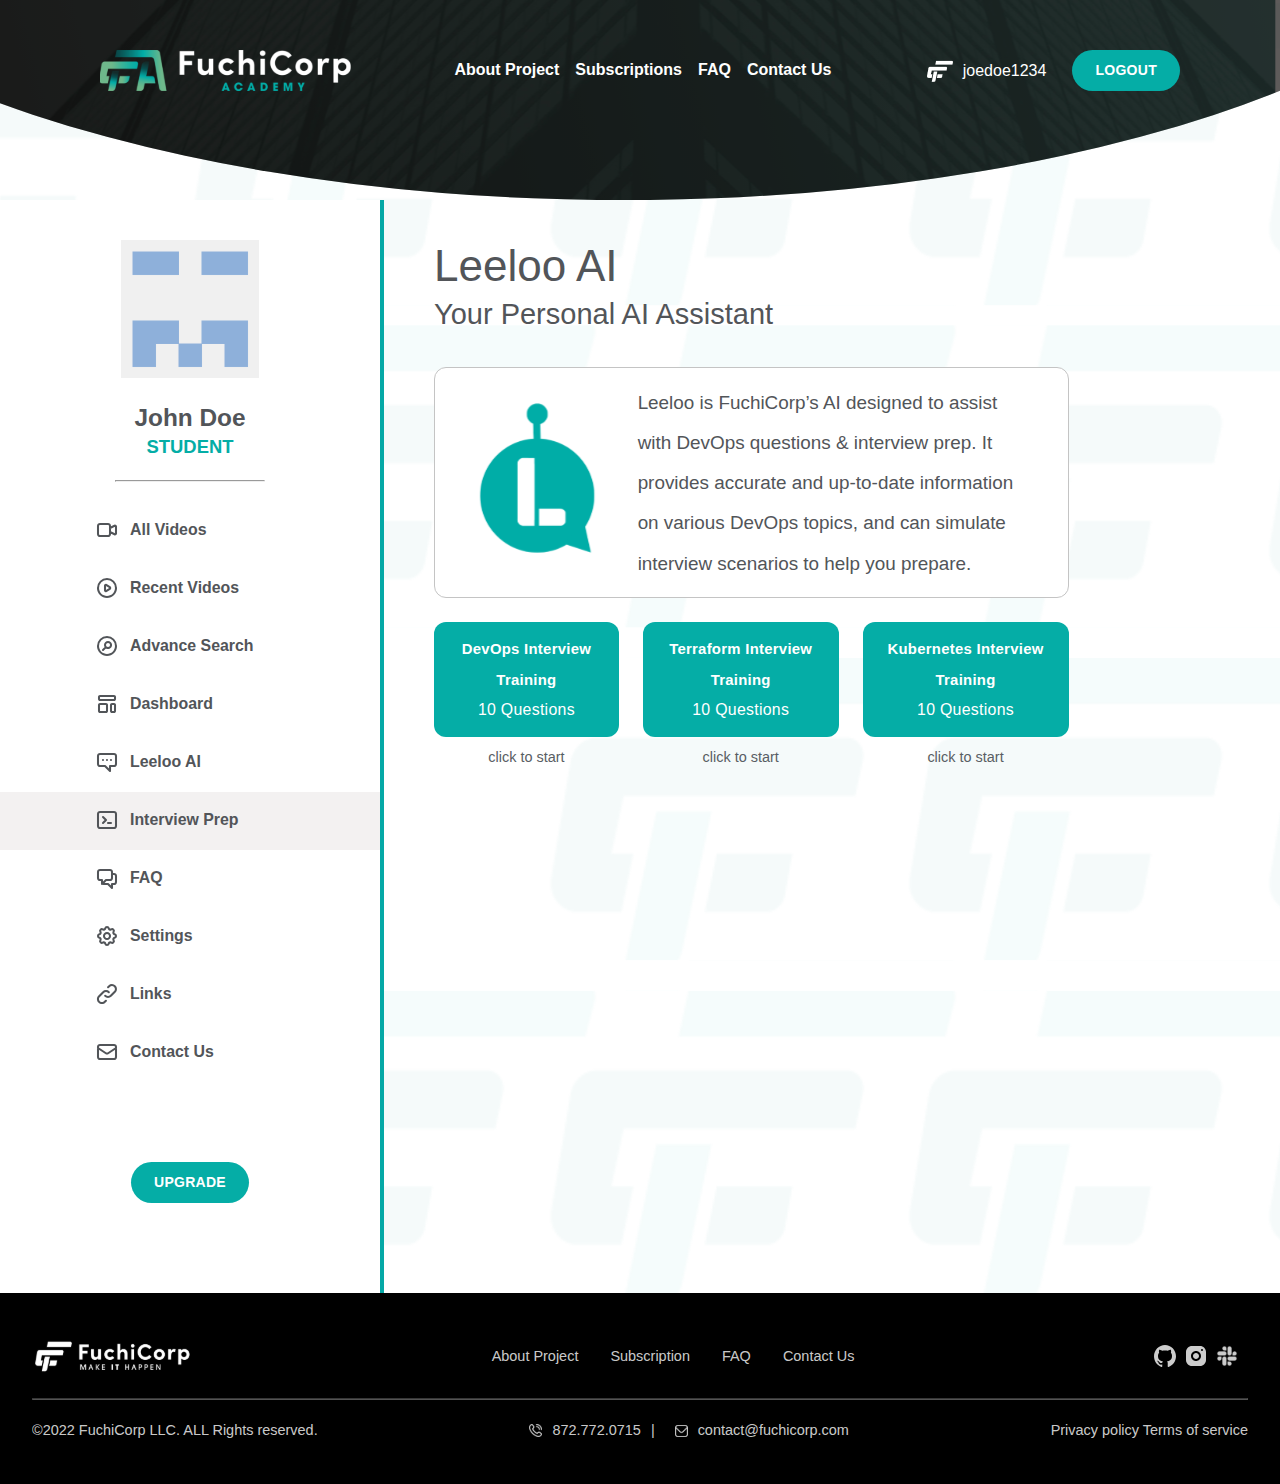
<file: chatboxtwo.html>
<!DOCTYPE html>
<html lang="en">
<head>
    <meta charset="UTF-8">
    <meta name="viewport" content="width=device-width, initial-scale=1.0"/>
    <title>Title</title>
    <link rel="stylesheet" href="./assets/styles/chatbox.css">
    <link rel="stylesheet" href="./assets/styles/chatboxtwo.css">
    <link rel="stylesheet" href="./assets/styles/footer.css">
    <link rel="stylesheet" href="./assets/styles/index.css">

</head>
<body>
<section class="top-content">
      <header class="primary-header bg-content-chatbox">
        <div class="container">
          <div class="flex-wrapper">
            <a href="#"
            ><img src="./assets/images/logo-primary.svg" alt="Manage"
            /></a>
            <nav class="primary-navigation">
              <ul aria-label="Primary" role="list" class="nav-list">
                <li><a href="#">About Project</a></li>
                <li><a href="#">Subscriptions</a></li>
                <li><a href="#">FAQ</a></li>
                <li><a href="#">Contact Us</a></li>
              </ul>
            </nav>
            <div class="nav-controls">
              <div class="nav-controls-chat">
                <img src="./assets/images/fuchi_symbol_rgb-white%201.png"/>
                <h4 class="chatbox-text">joedoe1234</h4>
              </div>
              <button class="button button-two">Logout</button>
            </div>
          </div>
            <div class="flex-wrapper-mobile">
                <div class="flex-wrapper-menu">
                    <a href="#"
                    ><img src="./assets/images/logo-primary.svg" alt="Manage"
                    /></a>
                    <svg id="show-element" class="burger-menu " width="800px" height="800px" viewBox="0 0 24 24" fill="none" xmlns="http://www.w3.org/2000/svg">
                        <path d="M4 18L20 18" stroke="#ffffff" stroke-width="2" stroke-linecap="round"/>
                        <path d="M4 12L20 12" stroke="#ffffff" stroke-width="2" stroke-linecap="round"/>
                        <path d="M4 6L20 6" stroke="#ffffff" stroke-width="2" stroke-linecap="round"/>
                    </svg>
                    <svg id="hide-element" class="burger-menu active-menu" width="800px" height="800px" viewBox="0 0 512 512" version="1.1" xmlns="http://www.w3.org/2000/svg" xmlns:xlink="http://www.w3.org/1999/xlink">
                        <title>cancel</title>
                        <g id="Page-1" stroke="none" stroke-width="1" fill="none" fill-rule="evenodd">
                            <g id="work-case" fill="#ffffff" transform="translate(91.520000, 91.520000)">
                                <polygon id="Close" points="328.96 30.2933333 298.666667 1.42108547e-14 164.48 134.4 30.2933333 1.42108547e-14 1.42108547e-14 30.2933333 134.4 164.48 1.42108547e-14 298.666667 30.2933333 328.96 164.48 194.56 298.666667 328.96 328.96 298.666667 194.56 164.48">

                                </polygon>
                            </g>
                        </g>
                    </svg>
                </div>
                <div id="to-show" class="burger-menu-items off">
                    <nav class="primary-navigation">
                        <div class="nav-controls-chat">
                            <img src="./assets/images/fuchi_symbol_rgb-white%201.png"/>
                            <h4 class="chatbox-text">joedoe1234</h4>
                        </div>
                        <ul aria-label="Primary" role="list" class="nav-list">
                            <li><a href="#">About Project</a></li>
                            <li><a href="#">Subscriptions</a></li>
                            <li><a href="#">FAQ</a></li>
                            <li><a href="#">Contact Us</a></li>
                        </ul>
                        <div class="nav-controls">
                            <button class="button button-two">Logout</button>
                        </div>
                    </nav>

                </div>
            </div>

        </div>
      </header>
    <section class="chat-field container">
        <div class="chat-menu">
            <div class="chat-person-img">
                <img src="./assets/images/examplegit%201.svg" alt="">
            </div>
            <h4 class="chat-menu-name">John Doe</h4>
            <h3 class="chat-menu-name2">STUDENT</h3>
            <div class="chat-line">
                <hr>
            </div>
            <div class="chat-menu-items">
                <a class="chat-menu-item">
                    <img src="./assets/images/video-icon.svg" alt="video">
                    <h4>All Videos</h4>
                </a>
                <a class="chat-menu-item">
                    <img src="./assets/images/recent-videos-icon.svg" alt="video">
                    <h4>Recent Videos</h4>
                </a>
                <a class="chat-menu-item">
                    <img src="./assets/images/advance-search-icon.svg" alt="video">
                    <h4>Advance Search</h4>
                </a>
                <a class="chat-menu-item">
                    <img src="./assets/images/dashboard-icon.svg" alt="video">
                    <h4>Dashboard</h4>
                </a>
                <a href="chatbox.html" class="chat-menu-item">
                    <img src="./assets/images/chat-alt.svg" alt="video">
                    <h4>Leeloo AI</h4>
                </a>
                <a class="chat-menu-item chat-menu-item-active">
                    <img src="./assets/images/terminal.svg" alt="video">
                    <h4>Interview Prep</h4>
                </a>
                <a class="chat-menu-item ">
                    <img src="./assets/images/chat-alt-2.svg" alt="video">
                    <h4>FAQ</h4>
                </a>
                <a class="chat-menu-item">
                    <img src="./assets/images/settings-icon.svg" alt="video">
                    <h4>Settings</h4>
                </a>
                <a class="chat-menu-item">
                    <img src="./assets/images/link-icon.svg" alt="video">
                    <h4>Links</h4>
                </a>
                <a class="chat-menu-item">
                    <img src="./assets/images/contact-us-icon.svg" alt="video">
                    <h4>Contact Us</h4>
                </a>
                <div class="chat-button">
                    <button class="button button-two">Upgrade</button>
                </div>
            </div>

        </div>
        <div class="chat-box">
            <h4>Leeloo AI</h4>
            <h6>Your Personal AI Assistant</h6>
            <div class="chat-box-items">
                <div class="chat-box-img">
                    <img src="./assets/images/5%2010.svg" alt="personal">
                </div>
                <div class="chat-box-text">
                    <p>
                        Leeloo is FuchiCorp’s AI designed to assist with DevOps questions & interview prep. It provides
                        accurate and up-to-date information on various DevOps topics, and can simulate interview
                        scenarios to help you prepare.
                    </p>
                </div>
            </div>
            <div class="chat-box-buttons">
                <div class="chat-box-button">
                    <button class="button button-two">
                        <h4>DevOps Interview Training</h4>
                        <p>10 Questions</p>
                    </button>
                    <p>click to start</p>
                </div>
                <div class="chat-box-button">
                    <button class="button button-two">
                        <h4>Terraform Interview Training</h4>
                        <p>10 Questions</p>
                    </button>
                    <p>click to start</p>
                </div>
                <div class="chat-box-button">
                    <button class="button button-two">
                        <h4>Kubernetes Interview Training</h4>
                        <p>10 Questions</p>
                    </button>
                    <p>click to start</p>
                </div>
            </div>

        </div>
    </section>
</section>
<footer class="footer">
    <div class="wrapper footer-content container">
        <div class="footer-upper">
            <img src="./assets/images/fuchi_hoz_rgb-white%202.svg"/>
            <nav class="navbar">
                <ul>
                    <li><a href="#">About Project</a></li>
                    <li><a href="#">Subscription</a></li>
                    <li><a href="#">FAQ</a></li>
                    <li><a href="#">Contact Us</a></li>
                </ul>
            </nav>
            <div class="footer-socials">
                <img src="./assets/images/icon-github.svg" alt="github icon"/>
                <img src="./assets/images/icon-instagram.svg" alt="instagram icon"/>
                <img src="./assets/images/icon-slack.svg" alt="instagram icon"/>
            </div>
        </div>
        <hr class="footer-divider"/>
        <div class="footer-bottom">
            <div>©2022 FuchiCorp LLC. ALL Rights reserved.</div>
            <div class="footer-bottom-connect">
                <img src="./assets/images/icon-phone.svg" alt="phone icon"/>
                <a href="tel:872.772.0715">872.772.0715</a>
                <span>|</span>
                <img src="./assets/images/icon-envelope.svg" alt="envelope icon"/>
                <a href="mailto:contact@fuchicorp.com">contact@fuchicorp.com</a>
            </div>
            <div>
                <a href="">Privacy policy</a>
                <a href="">Terms of service</a>
            </div>
        </div>
    </div>
</footer>

</body>
<script>
    document.getElementById('show-element').onclick = function() {
        var element = document.getElementById('to-show');
        var showElement = document.getElementById('show-element')
        var hideElement = document.getElementById('hide-element')
        element.classList.remove('off')
        element.classList.add('on')
        showElement.classList.add('active-menu')
        hideElement.classList.remove('active-menu')
    }
    document.getElementById('hide-element').onclick = function() {
        var element = document.getElementById('to-show');
        var showElement = document.getElementById('show-element')
        var hideElement = document.getElementById('hide-element')
        element.classList.add('off')
        element.classList.remove('on')
        showElement.classList.remove('active-menu')
        hideElement.classList.add('active-menu')
    }
</script>

</html>
</file>
<file: assets/styles/table.css>
.wrapper{
    margin-top: 2%;
}
table{
    margin: 0 auto;
    border-radius: 3px;
}


/*table tr td{*/
/*    background: #fff;*/
/*    padding: 15px 15px;*/
/*}*/
table {
    border-collapse: collapse;
    width: 90%;
    margin: 0 auto;
    margin-bottom: 30px;
}
th, td {
    padding:30px 15px;
}
.table_background{
    background: #fafafa;
    border-radius: 10px 10px 0 0;
}
.table_background_2{
    background: rgba(5, 173, 166, 0.10);
}
.plan-heading {
    color: #3B3E43;
    text-align: right;
    font-size: 17.89px;
    font-style: normal;
    font-weight: 700;
    line-height: 27.126px; /* 151.625% */
    margin-right: 90px;
}
.plan-heading_2{
    color: #595E64;
    text-align: center;
    font-size: 13.47px;
    font-style: normal;
    font-weight: 700;
    line-height: 21.701px; /* 161.103% */
}
.plan-img{
    text-align: center;
}
.plan-img img{
    display:inline
}
</file>
<file: assets/styles/instructor.css>
.instructors-container{
    background: url("../images/instruction-bg.png");
    padding: 5px;
    background-size: 100%;
    background-repeat: round;
}
.instructors_dot{
    text-align: center;
    font-size: 24px;
    color: transparent;
    letter-spacing: 2px;
    margin-top: 5%;
}
.instructor-content{
    display: flex;
    flex-direction: column;
    gap:59px;
    padding-bottom: 5rem;
}
.instructor-card img{
    width: 100%;
    height: 100%;
}
.instructor-image2{
    margin-right: -5px;
}
.instructor-card{
    display: flex;
    align-items: stretch;
    justify-content: space-between;
    width: 55%;
    background: #fff;
    border-radius: 15px;
    margin: 0 auto;
}

.instructor-card:first-child img{
    width: 100%;
    border-right: 4px solid #05A8A6;
}
.instructor-card:last-child img{
    width: 100%;
    border-left: 4px solid #05A8A6;

}

.instructor-text{
    width: 60%;
    padding:56px 56px 56px 0;
    display: flex;
    flex-direction: column;
    justify-content: center;
}
.instructor-text2{
    width: 60%;
    padding:56px 0 56px 76px;
    display: flex;
    flex-direction: column;
    justify-content: center;
}
.instructor-text h3 , .instructor-text2 h3{
    color: #3B3E43;
    font-size: 19.748px;
    font-style: normal;
    font-weight: 700;
    line-height: 26.928px; /* 136.364% */
    margin-bottom: 8px;
}
.instructor-text h3 span , .instructor-text2 h3 span{
    color: #05ADA6;
    font-size: 12.567px;
    font-style: normal;
    font-weight: 400;
    line-height: 26.928px;
}
.instructor-text p, .instructor-text2 p{
    color:  #595E64;
    font-size: 14.47px;
    font-style: normal;
    font-weight: 400;
    line-height: 21.543px; /* 148.879% */
}


@media (min-width:0) and (max-width:767.9px) {
    .instructors-container{
        width: 100%;
        background-repeat: no-repeat;
        background-size: cover;
        background-position: center;
    }
    .instructor-content{
        display: flex;
        gap:30px;
    }
    .instructor-card{
       display: flex;
        justify-content: space-between;
        flex-direction: column;
        width:90%;
        margin-bottom:20px
    }
    .instructor-text, .instructor-text2{
        width: 100%;
        padding:10px;
    }
    .instructor-card p{
        padding: 10px
    }

    .instructor-text h3 , .instructor-text2 h3{
        padding:10px;
        font-size: 1rem;
        margin-bottom: 0;
    }
}
@media (min-width:768px) and (max-width:1100px){
    .instructors-container{
        width: 100%;
        background-repeat: no-repeat;
        background-size: cover;
        background-position: center


    }
    .instructor-content{
        padding:1rem;
    }
    .instructor-card{
        display: flex;
        width: 80%;
        margin: 1rem auto ;
    }

    .instructor-card p{
        padding: 0;
    }
}
@media (min-width:1101px) and (max-width:1400px){
    /*.instructor-content{*/
    /*    display: flex;*/
    /*    flex-direction:column;*/
    /*    justify-content: center;*/
    /*}*/
    .instructors-container{
        width: 100%;
        background-repeat: no-repeat;
        background-size: cover;
        background-position: center
    }
    .instructor-card{
        display: flex;
        width: 70%;
        margin: 20px auto ;
    }

    .instructor-text{
        margin: 0;
        padding: 20px;
        box-sizing: border-box;
    }
}
</file>
<file: assets/styles/footer.css>
.footer {
    height: 196px;
    background-color: #000000;
}

.footer-content {
    display: flex;
    flex-direction: column;
    align-items: flex-start;
    padding-top: 30px;
    text-align: center;
}

.footer-upper {
    width: 100%;
    display: flex;
    align-items: center;
    justify-content: center;
    gap: 160px;
}

.navbar ul {
    display: flex;
    gap: 2rem;
    justify-content: space-between;
    list-style: none;
}
.navbar ul li a{
    color: rgba(255, 255, 255, 0.80);
}

.footer-bottom {
    width: 100%;
    display: flex;
    align-items: center;
    justify-content: space-between;
    color: rgba(255, 255, 255, 0.80);
}

.footer-bottom a {
    color: var(--white);
}

.footer-bottom span {
    margin: 10px;
}

.footer-bottom img {
    margin: 0 10px;
}

.footer-socials {
    display: flex;
    gap: 24px;
}




.footer-divider {
    width: 100%;
    height: 1px;
    opacity: 0.3499999940395355;
    margin: 32px 0;
}
.footer-bottom-connect{
    display: flex;
    align-items: center;
}
@media screen and (max-width: 767.9px){
    .footer-socials img:last-child {
        margin: 0 auto;
    }
    .footer{
        height: max-content;
        padding:20px 0;
    }
    .footer-content{
        padding: 0;
    }
    .footer-upper{
        display: block;
        text-align: center;
    }
    .footer-upper img{
        margin: 0 auto;
        padding-bottom: 10px;
    }
    .navbar ul{
        display:block;
        margin-bottom: 10px;
    }
    .navbar ul li{
        margin-bottom: 10px;
    }
    .footer-bottom{
        display: block;
        text-align: center;
    }
    .footer-socials{
        display: flex;
        justify-content: center;
    }
    .footer-divider{
        margin: 10px 0;
    }
    .footer-bottom-connect{
        justify-content: center;
    }
    .footer-bottom-connect span{
        display: none;
    }
}
@media (min-width: 768px) and (max-width: 1023.9px){
    .footer-socials img:last-child {
        margin-left: -10px;
    }
    .footer{
        height: max-content;
        padding:20px;
    }
    .footer-content{
        padding: 0;
    }
    .footer-upper{
        display: flex;
        align-items: center;
        justify-content: space-between;
        gap: 10px;
    }
    .footer-upper img{
        margin: 0;
        padding-bottom: 10px;
    }
    .navbar ul{
        display:flex;
        align-items: center;
    }
    .navbar ul li{
        margin-bottom: 10px;
    }
    .footer-bottom{
        display: block;
        text-align: center;
    }
    .footer-socials{
        display: flex;
        gap: 10px;
    }
    .footer-divider{
        margin: 10px 0;
    }
    .footer-bottom-connect{
        justify-content: center;
    }
    .footer-bottom-connect span{
        display: none;
    }
}
@media (min-width: 1024px) and (max-width: 1229.9px){
    .footer-socials img:last-child {
        margin-left: -10px;
    }
    .footer{
        height: max-content;
        padding:2rem;
    }
    .footer-content{
        padding: 0;
    }
    .footer-upper{
        display: flex;
        align-items: center;
        justify-content: space-between;
        gap: 10px;
    }
    .footer-upper img{
        margin: 0;
        padding-bottom: 10px;
    }
    .navbar ul{
        display:flex;
        align-items: center;
    }
    .navbar ul li{
        margin-bottom: 10px;
    }
    .footer-bottom{
        display: flex;
        text-align: center;
    }
    .footer-socials{
        display: flex;
        gap: 10px;
    }
    .footer-divider{
        margin: 10px 0;
    }
    .footer-bottom-connect{
        justify-content: center;
    }
    .footer-bottom-connect span{
        display: block;
    }
}
@media (min-width: 1230px){
    .footer-socials img:last-child {
        margin-left: -10px;
    }
    .footer{
        height: max-content;
        padding:2rem;
    }
    .footer-content{
        padding: 0;
        margin-top: 10px;
    }
    .footer-upper{
        display: flex;
        align-items: center;
        justify-content: space-between;
        gap: 10px;
    }
    .footer-upper img{
        margin: 0;
        padding-bottom: 10px;
    }
    .navbar ul{
        display:flex;
        align-items: center;
    }
    .navbar ul li{
        margin-bottom: 10px;
    }
    .footer-bottom{
        display: flex;
        text-align: center;
    }
    .footer-socials{
        display: flex;
        gap: 10px;
    }
    .footer-divider{
        margin: 10px 0;
    }
    .footer-bottom-connect{
        justify-content: center;
    }
    .footer-bottom-connect span{
        display: block;
    }
}
</file>
<file: assets/styles/index.css>
:root {
    --clr-primary-300: #15afa2;
    --clr-primary-400: #05ada6;
    --clr-primary-500: #05a8a6;

    --clr-premium-plan: #192222;
    --clr-contribution-plan: #5ab690;
    --clr-pro-plan: #058592;
    --clr-white-300: rgba(255, 255, 255, 0.8);
    --clr-white-400: #fff;
    --clr-black-300: #0d0d0d;
    --clr-black-400: #000;

    --clr-gray-200: #979595;
    --clr-gray-300: #595e64;
    --clr-gray-400: #3b3e43;

    --clr-bg-table-row: rgba(5, 173, 166, 0.1);

    --bg-primary-gradient: linear-gradient(222deg, #05ada6 0%, #044c74 100%);

    --ff-primary: "DM Sans", sans-serif;

    --ff-body: var(--ff-primary);

    --fw-regular: 400;
    --fw-semi-bold: 500;
    --fw-bold: 700;

    --fs-100: 0.663rem; /*10.6px*/
    --fs-200: 0.788rem; /*12.6px*/
    --fs-300: 0.875rem; /*14px*/
    --fs-400: 0.904rem; /*14.47px*/
    --fs-500: 0.938rem; /*15px*/
    --fs-600: 1rem; /*16px*/
    --fs-700: 1.231rem; /*19.7px*/
    --fs-semi-700: 1.313rem; /*21px*/
    --fs-800: 2.706rem; /*43.3px*/
    --fs-semi-800: 3rem; /*48px*/
    --fs-900: 3.438rem; /*55px*/

    --fs-body: var(--fs-400);
    --fs-button: var(--fs-300);
    --fs-nav: var(--fs-600);
    --fs-footer: var(--fs-500);
}

/* https://piccalil.li/blog/a-modern-css-reset */

/* Box sizing rules */
*,
*::before,
*::after {
    box-sizing: border-box;
}

* {
    margin: 0;
    padding: 0;
    font: inherit;
}

/* Remove default margin */
body,
h1,
h2,
h3,
h4,
p,
figure,
blockquote,
dl,
dd {
    margin: 0;
}

/* Remove list styles on ul, ol elements with a list role, which suggests default styling will be removed */
ul[role="list"],
ol[role="list"] {
    list-style: none;
}

/* Set core root defaults */
html:focus-within {
    scroll-behavior: smooth;
}

/* Set core body defaults */

html,
body {
    height: 100%;
}

body {
    text-rendering: optimizeSpeed;
    line-height: 1.5;
}

/* A elements that don't have a class get default styles */
a {
    text-decoration: none;
}

a:not([class]) {
    text-decoration-skip-ink: auto;
}

/* Make images easier to work with */
img,
picture,
svg {
    max-width: 100%;
    display: block;
}

/* Inherit fonts for inputs and buttons */
input,
button,
textarea,
select {
    font: inherit;
}

/* Remove all animations, transitions and smooth scroll for people that prefer not to see them */
@media (prefers-reduced-motion: reduce) {
    html:focus-within {
        scroll-behavior: auto;
    }

    *,
    *::before,
    *::after {
        animation-duration: 0.01ms !important;
        animation-iteration-count: 1 !important;
        transition-duration: 0.01ms !important;
        scroll-behavior: auto !important;
    }
}

/* utility classes */

.text-primary-400 {
    color: var(--clr-primary-400);
}

.text-white-300 {
    color: var(--clr-white-300);
}

.text-gray-300 {
    color: var(--clr-gray-300);
}

.text-gray-400 {
    color: var(--clr-gray-400);
}

.bg-primary-gradient {
    background: var(--bg-primary-gradient);
}

.bg-black {
    background-color: var(--clr-black-300);
}

.fw-regular {
    font-weight: var(--fw-regular);
}

.fw-semi-bold {
    font-weight: var(--fw-semi-bold);
}

.fw-bold {
    font-weight: var(--fw-bold);
}

.fs-body {
    font-size: var(--fs-body);
}

.fs-button {
    font-size: var(--fs-button);
}

.fs-nav {
    font-size: var(--fs-nav);
}

.fs-footer {
    font-size: var(--fs-footer);
}

.fs-100 {
    font-size: var(--fs-100);
}

.fs-200 {
    font-size: var(--fs-200);
}

.fs-300 {
    font-size: var(--fs-300);
}

.fs-400 {
    font-size: var(--fs-400);
}

.fs-500 {
    font-size: var(--fs-500);
}

.fs-600 {
    font-size: var(--fs-600);
}

.fs-700 {
    font-size: var(--fs-700);
}

.fs-semi-700 {
    font-size: var(--fs-semi-700);
}

.fs-800 {
    font-size: var(--fs-800);
}

.fs-semi-800 {
    font-size: var(--fs-semi-800);
}

.fs-900 {
    font-size: var(--fs-900);
}

.flex {
    display: flex;
}

.container {
    --max-width: 1680px;
    --padding: 0;

    max-width: var(--max-width);
    width: 100%;
    margin-inline: auto;
    overflow: hidden;
}

.about-project p {
    color: #fff;
}

.with_us {
    color: #e3e2e2;
    text-transform: uppercase;
    letter-spacing: 2px;
    opacity: 0.5;
}

.about_title {
    font-size: 3rem;
    color: #a4a6a8;
}

.contact_us {
    margin-top: 1rem;
    margin-bottom: 2rem;
    padding: 0.5rem;
    width: 60%;
    outline: none;
}

.text_title {
    font-size: 0.8rem;
    color: #a4a4a4;
    opacity: 0.5;
}

.even-columns {
    display: grid;
    gap: 5rem;
    grid-auto-flow: column;
    grid-auto-columns: 1fr;
    align-items: center;
}

.even-columns-box {
    display: flex;
    flex-direction: column;
    justify-content: start;
}

.d-flex {
    display: flex;
}

.back_color {
    background: #05ADA6;
}

.back_color_2 {
    background: #5ab690;
}

.back_color_2 {
    background: #5ab690;
}

.back_color_3 {
    background: #058592;
}

.back_color_4 {
    background: #0d0d0d;
}

/*general styling*/
body {
    font-size: var(--fs-body);
    font-family: var(--ff-body);
    color: var(--clr-gray-300);
}

.second_content {
    margin-top: 46px;
    display: flex;
    justify-content: center;
    align-items: end;
    padding: 50px;
    gap: 20px;

}

.compare_plans {
    display: block;
    justify-content: center;
    align-items: center;
    gap: 20px;
    margin-bottom: 10px;
    z-index: 10000;
}

.table-section {
    position: relative;
}

.compare {
    color: #00A077;
    font-size: 21px;
    font-style: normal;
    font-weight: 700;
    line-height: 122%; /* 25.62px */
    letter-spacing: 3.15px;
    text-transform: uppercase;
    opacity: 0.5;
}

.plans {
    color: #3B3E43;
    font-size: 48px;
    font-style: normal;
    font-weight: 500;
    line-height: 122%; /* 58.56px */
}

.tariffs {
    display: flex;
    align-items: center;
    gap: 20px;
    justify-content: center;
    flex-wrap: wrap;
}

.tariff_block {
    max-width: 320px;
    background: #fff;
    text-align: center;
    padding: 47px 17px 26px 24px;
    border-radius: 13.563px;
    box-shadow: 0px 3.616751194000244px 3.616751194000244px 0px rgba(0, 0, 0, 0.15);
}

.tariff_agree {
    color: #595E64;
    font-size: 10.66px;
    font-style: normal;
    font-weight: 500;
    line-height: 145%; /* 15.457px */
    letter-spacing: 0.213px;
    text-transform: uppercase;
}

.tariff_title_head {
    margin-left: 10px;
    color: #3B3E43;
    font-size: 24.413px;
    font-style: normal;
    font-weight: 700;
    line-height: 27.126px; /* 111.111% */
}

.tariff_footer {
    display: flex;
    margin-top: 10px;
}

.main {
    display: block;
    position: relative;
    padding-left: 20px;
    cursor: pointer;
    font-size: 20px;
}

/* Hide the default checkbox */
input[type=checkbox] {
    visibility: hidden;
}

/* Creating a custom checkbox
based on demand */
.geekmark {
    position: absolute;
    top: 0;
    left: 0;
    height: 16px;
    width: 16px;
    border-radius: 5px;
    box-shadow: 0px 3.616751194000244px 3.616751194000244px rgba(0, 0, 0, 0.15);
    background-color: #CACECE;
}

/* Specify the background color to be
shown when hovering over checkbox */
.main:hover input ~ .geekmark {
    opacity: .7;
}

/* Specify the background color to be
shown when checkbox is active */


/* Specify the background color to be
shown when checkbox is checked */
.main input:checked ~ .geekmark {
    background-color: blue;
}

/* Checkmark to be shown in checkbox */
/* It is not be shown when not checked */
.geekmark:after {
    content: "";
    position: absolute;
    display: none;
}

/* Display checkmark when checked */
.main input:checked ~ .geekmark:after {
    display: block;
}

/* Styling the checkmark using webkit */
/* Rotated the rectangle by 45 degree and
showing only two border to make it look
like a tickmark */
.main .geekmark:after {
    left: 5px;
    bottom: 4px;
    width: 6px;
    height: 10px;
    border: solid white;
    border-width: 0 3px 3px 0;
    -webkit-transform: rotate(45deg);
    -ms-transform: rotate(45deg);
    transform: rotate(45deg);
}

.img_background {
    width: 40px;
    height: 35px;
    border-radius: 10px;
    padding: 5px;
}

.checkbox {

}


.tariff_body {
    padding: 10px;
    height: 180px
}

.tariff_body_text {
    color: #595E64;
    text-align: center;
    font-size: 14.467px;
    font-style: normal;
    line-height: 21.701px; /* 150% */
}

.tariff_body_first_text {
    font-weight: 400;
}

.tariff_body_second_text {
    font-weight: 700;
}

.tariff_cost {
    padding: 0 1.5rem;
}


.tariff_reminder {
    margin-top: 20px;
    font-weight: bold;
}

.tariff_reminder_2 {
    margin-top: 10px;
    margin-bottom: 10px;
    color: #595e64;
}

.table {
    padding: 20px;
    border-radius: 13.563px;
    background: #FFF;
    box-shadow: 0px 3.616751194000244px 3.616751194000244px 0px rgba(0, 0, 0, 0.15);
}

.tariff_reminder_2 {
    text-align: center;
    font-size: 17.892px;
    font-style: normal;
    font-weight: 400;
    line-height: 27.126px; /* 136.364% */
    margin-bottom: 16px;
}

.tariff_reminder_2 strong {
    font-weight: 700;
    font-size: 19.892px;
    margin-right: 5px;
}

.tariff_button {
    color: #fff;
    padding: 18px 45px;
    border-radius: 54px;
    outline: none;
    cursor: pointer;
    border: none;
    margin-bottom: 20px;
    font-size: 12.659px;
    font-style: normal;
    font-weight: 700;
    line-height: 148%; /* 18.735px */
    letter-spacing: 0.253px;
    text-transform: uppercase;
}

.tariff_title {
    display: flex;
    align-items: center;
    justify-content: center;
    margin-bottom: 22px;
}

.tariff_footer {
    justify-content: center;
}

.top-content {
    background-image: url("../images/bg-top-content.svg");
    background-size: cover;
    overflow: hidden;
    position: relative;
}

.bg-content {
    background-image: url("../images/bg-header.svg");
    height: 600px;
    background-size: 100% 90%;
    background-repeat: no-repeat;
}

.primary-header {
    padding: 50px 100px 70px 100px;
}

.about-project {
    padding: 5rem 10rem;
}

.nav-list {
    display: flex;
    gap: 2rem;
    justify-content: center;
}

.nav-list li a {
    color: #FFF !important;
    font-size: 16px;
    font-style: normal;
    font-weight: 700;
    line-height: 100%;
}

.nav-list li a:hover {
    color: #15afa2 !important;
}


.flex-wrapper {
    display: flex;
    align-items: center;
    justify-content: space-between;
}

.nav-controls {
    display: flex;
    gap: 26px;
}

.button {
    border-radius: 60px;
    padding: 20px 45px;
    font-size: 14px;
    font-style: normal;
    font-weight: 700;
    line-height: 148%; /* 20.72px */
    letter-spacing: 0.28px;
    text-transform: uppercase;
    border: none;
}

.button-one {
    background: #FFF;
    color: #15AFA2;
    cursor: pointer;
}

.button-two {
    background: #05ADA6;
    color: #FFF;
    cursor: pointer;
}

.button-about {
    border-radius: 12px;
}

.hero {
    width: 100%;
    text-align: center;
}

.hero-content {
    display: inline-block;
}

.hero-content-text {
    color: #FFF;
    text-align: center;
    font-size: 55px;
    font-style: normal;
    font-weight: 500;
    line-height: 120%;
    margin-bottom: 65px;
}

.hero-content-img {
    border-radius: 10.019px;
    background: rgb(226, 224, 233);
    background: linear-gradient(0deg, rgba(226, 224, 233, 0.25) 0%, rgba(231, 229, 238, 1) 45%, rgba(66, 70, 72, 1) 52%);
    padding: 16px;
}

.hero-content-img img {
    border-radius: 10.019px;
    width: 100%;
    height: 100%;
    opacity: 1;
}

.on {
    transform: translate(50%, 5%);
    transition: all 0.5s ease;
}

.off {
    transition: all 0.5s ease;
    transform: translate(150%, 5%);
}

.active-menu {
    display: none;
}

.blank-space{
    height: 200px;
}

@media screen and (max-width: 767.9px) {
    .second_content {
        display: flex;
        flex-direction: column;
        width: 100%;
        padding: 1rem;
        align-items: center;
    }

    .tariffs {
        display: flex;
        flex-direction: column;
    }

    .tariff_block {
        width: 100%;
        text-align: center;
        margin: 1rem 0;
    }

    .wrapper {
        display: block;
        overflow-x: auto;
    }

    .table {
        padding: 10px;
        margin-bottom: 20px;
    }

    .even-columns {
        display: block;
        text-align: center;
        gap: 1rem;
        margin: 0 auto;
    }

    .about-project {
        padding: 1rem;
    }

    .contact_us {
        width: 100%;
        margin-bottom: 10px;
    }

    .button-about {
        margin-bottom: 1rem;
    }

    .bg-content {
        height: 60px;
        background-size: 100%;
    }

    .hero {
        display: none;
    }

    .hero-mobile {
        display: flex;
        justify-content: center;
        z-index: 10;
    }

    .hero-content-text {
        padding: 10px;
        font-size: 30px;
        color: #04ADA6;
        margin-bottom: 10px;
    }

    .bg-content-chatbox {
        background-image: url("../images/bg-header.svg");
        background-size: 100%;
        height: 60px;
        background-repeat: no-repeat;
        background-position: 25% 10%;
    }

    .primary-header {
        padding: 10px;
    }

    .flex-wrapper {
        display: none;
        flex-direction: column;
        justify-content: center;
        gap: 1rem;
    }

    .primary-navigation .nav-list {
        padding: 30px;
        flex-direction: column;
        justify-content: center;
        text-align: center;
        gap: 1rem;
    }


    .flex-wrapper-mobile {
    }

    .flex-wrapper-menu {
        display: flex;
        justify-content: space-between;
    }

    .flex-wrapper-menu a img {
        width: 200px;
    }

    .burger-menu {
        width: 30px;
        height: 30px;
        color: #FFFFFF;
        stroke: #FFFFFF;
        cursor: pointer;
    }

    .burger-menu-items {
        background-image: url("../images/bg-header.svg");
        background-size: cover;
        background-repeat: no-repeat;
        width: 70%;
        height: 360px;
        position: absolute;
        z-index: 10000;
    }

    .nav-controls-chat {
        display: flex;
        padding: 10px 0 0 0;
        justify-content: center;
    }

    .nav-controls {
        display: block;
        text-align: center;
    }

    .nav-controls .button {
        margin-right: 6px;
        padding: 10px 12px;
        font-size: 12px;
    }

    .blank-space{
        height: 100px;
    }
}

@media (min-width: 768px) and (max-width: 1023.9px) {
    .bg-content-chatbox {
        background-image: url("../images/bg-header.svg");
        background-size: cover;
        width: 100%;
        height: 200px;
        background-repeat: no-repeat;
        background-position: 25% 100%;
        top: 0%;
    }

    .bg-content {
        background-image: url("../images/bg-header.svg");
        background-size: 100%;
        height: 450px;
        background-repeat: no-repeat;
    }

    .primary-header {
        padding: 20px;
    }

    .flex-wrapper {
        justify-content: center;
        gap: 1rem;
    }

    .flex-wrapper-mobile {
        display: none;
    }

    .primary-navigation .nav-list {
        flex-wrap: wrap;
        gap: 1rem;
    }

    .hero-mobile {
        display: none
    }

    .nav-controls {
        gap: 10px;
    }

    .button {
        font-size: 12px;
        margin-left: 30px;
        padding: 5px 12px;
    }

    .hero-content-text {
        font-size: 40px;
        margin-bottom: 20px;
    }

    .hero-content-img {
        width: 70%;
        margin: 0 auto;
        padding: 10px;
    }

    .even-columns {
        display: block;
        text-align: center;
    }

    .even-columns img {
        margin: 0 auto;
    }

    .tariffs {
        display: flex;
        flex-wrap: wrap;
    }

    .second_content {
        display: flex;
        flex-wrap: wrap;
        width: 100%;
        margin: 2% 0 0 0;
    }

    .tariff_block {
        text-align: center;
        flex-direction: column;
        width: 45%;
    }

    .contact_us {
        margin-bottom: 10px;
        width: 100%;
    }

    .button-about {
        margin-bottom: 1rem;
    }

    .nav-controls {
        gap: 5px
    }

    .blank-space{
        height: 130px;
    }
}

@media (min-width: 1024px) and (max-width: 1229.9px) {

    .second_content {
        display: flex;
        align-items: stretch;
        flex-wrap: wrap;
        width: 100%;
        margin: 0;
        padding: 1rem;
    }

    .bg-content {
        background-image: url("../images/bg-header.svg");
        background-size: 100%;
        background-repeat: no-repeat;
        height: 550px;
    }

    .button {
        font-size: 12px;
        margin-left: 30px;
        padding: 5px 12px;
    }

    .hero-content-text {
        font-size: 40px;
        margin-bottom: 20px;
    }

    .hero-content-img {
        width: 70%;
        margin: 0 auto;
        padding: 10px;
    }

    .tariffs {
        display: flex;
        flex-wrap: wrap;
    }

    .tariff_block {
        text-align: center;
        flex-direction: column;
        width: 45%;
    }

    .tariff_footer {
        align-items: start;
    }

    .contact_us {
        margin-bottom: 10px;
    }

    .primary-header {
        padding: 50px 20px 50px 20px;
    }

    .flex-wrapper {
        gap: 1rem;
    }

    .hero-mobile {
        display: none
    }

    .flex-wrapper-mobile {
        display: none;
    }

    .primary-navigation .nav-list {
        flex-wrap: wrap;
        gap: 1rem;
    }

    .button {
        padding: 10px 23px;
    }

    .bg-content-chatbox {
        background-image: url("../images/bg-header.svg");
        background-size: cover;
        width: 100%;
        height: 200px;
        background-repeat: no-repeat;
        background-position: 25% 100%;
        top: 0%;
    }

    .blank-space{
        height: 150px;
    }
}

@media (min-width: 1230px) and (max-width: 1400px) {
    .second_content {
        display: flex;
        align-items: start;
        flex-wrap: wrap;
        width: 100%;
        margin: 0;
        padding: 1rem;
    }

    .flex-wrapper {
        gap: 1rem;
    }

    .flex-wrapper-mobile {
        display: none;
    }

    .hero-mobile {
        display: none;
    }

    .primary-navigation .nav-list {
        flex-wrap: wrap;
        gap: 1rem;
    }

    .button {
        padding: 10px 23px;
    }

    .bg-content {
        background-image: url("../images/bg-header.svg");
        background-size: 100%;
        background-repeat: no-repeat;
    }

    .bg-content-chatbox {
        background-image: url("../images/bg-header.svg");
        background-size: cover;
        width: 100%;
        height: 200px;
        background-repeat: no-repeat;
        background-position: 25% 100%;
        top: 0%;
    }

    .tariff_block {
        height: 480px;
    }

    .hero-content-text {
        font-size: 40px;
        margin-bottom: 20px;
    }

    .hero-content-img {
        width: 80%;
        margin: 0 auto;
        padding: 10px;
    }

    .blank-space{
        height: 150px;
    }
}

@media (min-width: 1400px) and (max-width:1900px) {
    .bg-content {
        background-image: url("../images/bg-header.svg");
        background-size: 100% 80%;
        background-repeat: no-repeat;
        background-position: 25% 0%;
        height: 600px;
    }

    .flex-wrapper {
        gap: 1rem;
    }

    .tariffs {
        flex-wrap: nowrap;
    }

    .tariff_block {
        width: 40%;
    }

    .tariff_title_head {
        font-size: 18.413px;
    }

    .tariff_body p {
        font-size: 14px;
    }

    .flex-wrapper-mobile {
        display: none;
    }

    .hero-mobile {
        display: none;
    }

    .primary-navigation .nav-list {
        flex-wrap: wrap;
        gap: 1rem;
    }

    .bg-content {
        background-image: url("../images/bg-header.svg");
        background-size: 100%;
        background-repeat: no-repeat;
    }

    .bg-content-chatbox {
        background-image: url("../images/bg-header.svg");
        background-size: cover;
        width: 100%;
        height: 200px;
        background-repeat: no-repeat;
        background-position: 25% 100%;
        top: 0%;
    }

    .second_content{
        margin-top: 30px;
        padding-top: 20px;
        padding-bottom: 20px;
    }

    .tariff_block {
        height: 480px;
    }

    .hero-content-text {
        font-size: 40px;
        margin-bottom: 20px;
    }

    .hero-content-img {
        width: 80%;
        margin: 0 auto;
        padding: 10px;
    }
    .blank-space{
        height: 200px;
    }
}

@media (min-width: 1900.1px) {
    .flex-wrapper {
        gap: 1rem;
    }

    .tariffs {
        flex-wrap: nowrap;
    }

    .tariff_block {
        width: 40%;
    }

    .tariff_title_head {
        font-size: 18.413px;
    }

    .tariff_body p {
        font-size: 14px;
    }

    .flex-wrapper-mobile {
        display: none;
    }

    .hero-mobile {
        display: none;
    }

    .primary-navigation .nav-list {
        flex-wrap: wrap;
        gap: 1rem;
    }

    .bg-content {
        background-image: url("../images/bg-header.svg");
        background-size: 100%;
        background-repeat: no-repeat;
        background-position: 25% -75%;
        height: 650px;
    }

    .second_content{
        margin-top: 0;
        padding-top: 20px;
        padding-bottom: 20px;
    }

    .bg-content-chatbox {
        background-image: url("../images/bg-header.svg");
        background-size: cover;
        width: 100%;
        height: 200px;
        background-repeat: no-repeat;
        background-position: 25% 100%;
        top: 0%;
    }

    .tariff_block {
        height: 480px;
    }

    .hero-content-text {
        font-size: 40px;
        margin-bottom: 20px;
    }

    .hero-content-img {
        width: 80%;
        margin: 0 auto;
        padding: 10px;
    }

    .blank-space{
        height: 200px;
    }
}
</file>
<file: assets/styles/chatbox.css>
.nav-controls-chat{
    display: flex;
    align-items: center;
    gap:9px;
}
.chatbox-text{
    color: #FFF;
    font-size: 16px;
    font-style: normal;
    font-weight: 500;
    line-height: 100%;
}
.top-content-chat{
    position: relative;
}
.bg-content-chatbox{
    background-image: url("../images/bg-header.svg");
    background-size: 100%;
    width: 100%;
    height: 300px;
    background-repeat: no-repeat;
    background-position: 25% 150%;
    position:relative;
    top: 0%;
}
.chat-field{
    padding-top: 60px;
    display: flex;
    justify-content: center;
}
.chat-menu{
    width: 25%;
    background-color: #FFFFFF;
    border-right: 4px solid #05A8A6;
    padding-top: 210px;
}
.chat-person-img{
    display: flex;
    justify-content: center;
}
.chat-person-image img{
    width: 138px;
    height: 138px;
}
.chat-menu-name{
    margin-top: 26px;
    color: #525559;
    text-align: center;
    font-size: 24.413px;
    font-style: normal;
    font-weight: 700;
    line-height: 27.126px; /* 111.111% */
}
.chat-menu-name2{
    margin-top: 2px;
    color: #04ADA6;
    text-align: center;
    font-size: 18.41px;
    font-style: normal;
    font-weight: 700;
    line-height: 27.126px; /* 147.342% */
}
hr{
    margin: 20px;
}
.chat-menu-items{
    display: flex;
    flex-direction: column;
}
.chat-menu-item{
    display: flex;
    align-items: center;
    gap: 11px;
    padding: 16px 10% 18px 25%;
}
.chat-menu-item-active{
    background: #F3F1F1;
}
.chat-menu-item h4{
    color: #525559;
    font-size: 19.892px;
    font-style: normal;
    font-weight: 700;
    line-height: 20.1px; /* 101.045% */
}
.chat-line{
    padding: 0 20%;
}
.chat-button{
    margin:80px;
    display: flex;
    justify-content: center;
}
.chat-box{
    width: 80%;
    padding: 210px 0 0 100px;
}
.chat-box h4{
    color: #525559;
    font-size: 44px;
    font-style: normal;
    font-weight: 500;
    line-height: 120%; /* 52.8px */
}
.chat-box h6{
    color: #525559;
    font-size: 29px;
    font-style: normal;
    font-weight: 400;
    line-height: 147%; /* 42.63px */
}
.chat-box-items{
    width: 75%;
    margin-top: 2rem;
    display: flex;
    align-items: center;
    background-color: #FFFFFF;
    border-radius: 12px;
    border: 1px solid #C4C4C4;
    padding: 14px 35px 13px 9px;
}
.chat-box-img{
    width: 202px;
    height: 202px;
}
.chat-box-img img{
    width: 100%;
    height: 100%;
}
.chat-box-text{
    width: 75%;
    color: #525559;
    font-size: 19.892px;
    font-style: normal;
    font-weight: 400;
    line-height: 40.1px; /* 201.587% */
    word-wrap: break-word;
}
.chat-box-button{
    margin-top: 2.5rem;
}
@media screen and (max-width: 767.9px){
    .bg-content-chatbox{
        background-image: url("../images/bg-header.svg");
        background-size: cover;
        width: 100%;
        height: 200px;
        background-repeat: no-repeat;
        background-position:center;
        position: relative;
        top: 0%;
    }
    .chat-field{
        display: block;
        padding-top: 60px;
    }
    .chat-menu{
        width: 100%;
        padding: 30px 0 10px 0;
        border-bottom: 4px solid #05A8A6;
        border-right: none;
    }
    .chat-button{
        margin: 30px;
    }
    .chat-line{
        padding: 0 10%;
    }
    .chat-menu-items{
        display: block;
        text-align: center;
    }
    .chat-menu-item{
        padding:5px;
        gap: 10px;
        margin: 30px;
    }
    .chat-menu-item h4{
        font-size: 15.892px;
    }
    .chat-box{
        width: 100%;
        padding: 15px;
    }
    .chat-box h4{
        font-size: 32px;
    }
    .chat-box h6{
        font-size: 18px;
    }
    .chat-box-items{
        width: 100%;
        display: block;
        margin-top: 1rem;
        padding:14px;
    }
    .chat-box-img{
        margin:0 auto;
        width: 150px;
        height: 150px;
    }
    .chat-box-text{
        width: 100%;
        font-size: 15.892px;
    }
    .chat-box-button{
        margin-top: 1rem;
        display:flex;
        justify-content: center;
    }
}
@media (min-width: 768px) and (max-width: 1023.9px){
    .chat-field{
        display: flex;
        padding-top: 0;
    }
    .chat-menu{
        width: 35%;
        padding: 20px 0 10px 0;
        border-right: 4px solid #05A8A6;
        border-bottom: none;
    }
    .chat-button{
        margin: 30px;
    }
    .chat-line{
        padding: 0 10%;
    }
    .chat-menu-items{
        display: block;
        text-align: center;
    }
    .chat-menu-item{
        padding:5px;
        gap: 10px;
        margin: 30px;
    }
    .chat-menu-item h4{
        font-size: 15.892px;
    }
    .chat-box{
        width: 65%;
        padding: 15px;
    }
    .chat-box-items{
        width: 100%;
        display: flex;
        margin-top: 1rem;
        padding:14px;
    }
    .chat-box-img{
        margin:0 auto;
        width: 150px;
        height: 150px;
    }
    .chat-box-text{
        width: 70%;
        font-size: 15.892px;
    }
    .chat-box-button{
        margin-top: 1rem;
        display:flex;
        justify-content: center;
    }
}
@media (min-width: 1024px) and (max-width: 1229.9px){
    .chat-field{
        display: flex;
        padding-top: 0;
    }
    .chat-menu{
        width: 35%;
        padding: 30px 0 10px 0;
        border-right: 4px solid #05A8A6;
        border-bottom: none;
    }
    .chat-button{
        margin: 30px;
    }
    .chat-line{
        padding: 0 10%;
    }
    .chat-menu-items{
        display:flex;
        flex-direction: column;
    }
    .chat-menu-item{
        display: flex;
        align-items: center;
        gap: 11px;
        padding: 16px 10% 18px 25%;
    }
    .chat-menu-item h4{
        font-size: 15.892px;
    }
    .chat-box{
        width: 65%;
        padding: 15px;
    }
    .chat-box-items{
        width: 100%;
        display: flex;
        margin-top: 1rem;
        padding:14px;
    }
    .chat-box-img{
        margin:0 auto;
        width: 150px;
        height: 150px;
    }
    .chat-box-text{
        width: 70%;
        font-size: 15.892px;
    }
    .chat-box-button{
        margin-top: 1rem;
        display:flex;
        justify-content: center;
    }
}
@media (min-width: 1230px){
    .chat-field{
        display: flex;
        padding-top: 0;
    }
    .chat-menu{
        width: 30%;
        padding: 40px 0 10px 0;
        border-right: 4px solid #05A8A6;
        border-bottom: none;
    }
    .chat-button{
        margin: 80px;
    }
    .chat-line{
        padding: 0 25%;
    }
    .chat-menu-items{
        display:flex;
        flex-direction: column;
    }
    .chat-menu-item{
        display: flex;
        align-items: center;
        gap: 11px;
        padding: 16px 10% 18px 25%;
    }
    .chat-menu-item h4{
        font-size: 15.892px;
    }
    .chat-box{
        width: 70%;
        padding:40px 0 0 50px;
    }
    .chat-box-items{
        width: 75%;
        display: flex;
        margin-top: 2rem;
        padding: 14px 35px 13px 9px;

    }
    .chat-box-img{
        margin:0 auto;
        width: 202px;
        height: 202px;
    }
    .chat-box-text{
        width: 70%;
        font-size: 18.892px;
    }
    .chat-box-button{
        margin-top: 1rem;
        display:flex;
        justify-content: start;
    }
}
</file>
<file: assets/styles/chatField.css>
.chat-field {
    display: flex;
    justify-content: center;
}

.chat-section {
    display: flex;
    align-items: stretch;
    gap: 38px;
    padding: 20px 20px 0 20px;
}

.chat-section-menu {
    width: 30%;
}

.chat-section-input {
    border-radius: 12px;
    border: 1px solid #C4C4C4;
    background: #FFF;
    display: flex;
    align-items: center;
    padding: 8px 20px;
    margin-bottom: 30px;
}

.chat-section-input input {
    width: 100%;
    padding: 10px 0;
    color: #595E64;
    font-size: 17.041px;
    font-style: normal;
    font-weight: 400;
    border: none;
    outline: none;
    line-height: 23.595px; /* 138.462% */
}

.chat-section-input input::placeholder {
    color: #595E64;
}

.chat-section-input img {
    width: 33px;
    height: 33px;
}

.chat-section-items {
    border-radius: 12px;
    border: 1px solid #C4C4C4;
    background: #FFF;
    padding: 41px 25px 300px 25px;
    gap: 15px;
    display: flex;
    flex-direction: column;
}

.chat-section-item {
    display: flex;
    gap: 19px;
    padding: 16px 12px;
}

.chat-section-item.active {
    background: #F3F1F1;
}

.chat-section-item h4 {
    color: #525559;
    font-size: 17.89px;
    font-style: normal;
    font-weight: 700;
    line-height: 24.1px;
}

.chat-section-box {
    width: 70%;
    border-radius: 12px;
    border: 1px solid #C4C4C4;
    background: #FFF;
    display: flex;
    justify-content: center;
    align-items: center;
}

.chat-section-box-items {
    display: flex;
    justify-content: center;
    align-items: center;
    flex-direction: column;
}

.chat-section-box-items img {
    width: 127px;
    height: 127px;
}

.chat-section-box-items h4 {
    color: #525559;
    text-align: center;
    font-size: 44px;
    font-style: normal;
    font-weight: 500;
    line-height: 120%; /* 52.8px */
}

.chat-section-box-items p {
    width: 65%;
    color: #525559;
    text-align: center;
    font-size: 29px;
    font-style: normal;
    font-weight: 400;
    line-height: 147%; /* 42.63px */
    margin-bottom: 40px;
}

.chat-section-box-items a {
    color: #00ADA7;
    font-size: 24px;
    font-style: normal;
    font-weight: 400;
    line-height: 147%;
    text-decoration-line: underline;
}

.footer {
    background-color: black;
    padding: 0 20px;
}

.chat-footer-upper {
    display: flex;
    align-items: center;
    gap: 38px;
}

.chat-footer {
    width: 30%;
    padding: 46px 0;
    display: flex;
    align-items: center;
}

.chat-footer img {
    width: 105px;
    height: 105px;
}

.chat-footer h4 {
    color: #FCFCFC;
    font-size: 44px;
    font-style: normal;
    font-weight: 500;
    line-height: 120%; /* 52.8px */
}

.chat-footer-input {
    width: 70%;
    border-radius: 12px;
    border: 1px solid #C4C4C4;
    background: #FFF;
    padding: 27px 30px 27px 57px;
    display: flex;
    align-items: center;
}

.chat-footer-input input {

    outline: none;
    border: none;
    width: 95%
}

.chat-footer-arrow {
    display: flex;
}

.chat-footer-arrow h6 {
    color: #C9C8C8;
    text-align: center;
    font-size: 15.73px;
    font-style: normal;
    font-weight: 400;
    margin-right: 10px;
    line-height: 22.284px; /* 141.667% */
}

.chat-footer-arrow img {
    width: 20px;
    height: 26px;
    margin-left: -5px;
}

@media screen and (max-width: 769.7px) {
    .chat-section {
        display: block;
    }

    .chat-section-menu {
        width: 100%;
        margin-bottom: 20px;
    }

    .chat-section-input {
        padding: 4px 10px
    }

    .chat-section-input input {
        width: 100%;
        font-size: 14px;
    }

    .chat-section-items {
        padding: 10px;
    }

    .chat-section-item {
        padding: 8px 6px;
    }

    .chat-section-item h4 {
        font-size: 14px
    }

    .chat-section-box {
        width: 100%;
        padding: 10px;
        margin-bottom: 20px;
    }

    .chat-section-box-items h4 {
        font-size: 30px;
        margin-bottom: 5px;
    }

    .chat-section-box-items p {
        width: 100%;
        font-size: 16px;
    }

    .chat-section-box-items a {
        font-size: 14px;
    }

    .chat-footer-upper {
        margin-top: 30px;
        display: flex;
        flex-direction: column-reverse;
        gap: 10px;
    }

    .chat-footer {
        width: 100%;
        padding: 10px 0;
    }

    .chat-footer h4 {
        font-size: 30px;
    }

    .chat-footer img {
        width: 80px;
        height: 80px;
    }
    .chat-footer-input{
        width: 100%;
        padding:10px;
    }

    .chat-footer-input input{
        width: 95%;
        font-size: 10px;
    }
    .chat-footer-arrow{
        align-items: center;
    }
    .chat-footer-arrow h6{
        font-size: 12px;
    }
    .chat-footer-arrow img{
        width: 10px;
        height: 13px;
    }
}

@media (min-width: 768px) and (max-width: 1023.9px) {
    .chat-section {
        display: flex;
    }

    .chat-section-menu {
        width: 100%;
        margin-bottom: 20px;
    }

    .chat-section-input {
        padding: 4px 10px
    }

    .chat-section-input input {
        width: 100%;
        font-size: 14px;
    }

    .chat-section-items {
        padding: 10px;
    }

    .chat-section-item {
        padding: 8px 6px;
    }

    .chat-section-item h4 {
        font-size: 14px
    }

    .chat-section-box {
        width: 100%;
        padding: 10px;
        margin-bottom: 20px;
    }

    .chat-section-box-items h4 {
        font-size: 30px;
        margin-bottom: 5px;
    }

    .chat-section-box-items p {
        width: 100%;
        font-size: 16px;
    }

    .chat-section-box-items a {
        font-size: 14px;
    }

    .chat-footer-upper {
        margin-top: 30px;
        display: flex;
        gap: 10px;
    }

    .chat-footer {
        width: 100%;
        padding: 10px 0;
    }

    .chat-footer h4 {
        font-size: 30px;
    }

    .chat-footer img {
        width: 80px;
        height: 80px;
    }
    .chat-footer-input{
        width: 100%;
        padding:10px;
    }

    .chat-footer-input input{
        width: 95%;
        font-size: 10px;
    }
    .chat-footer-arrow{
        align-items: center;
    }
    .chat-footer-arrow h6{
        font-size: 12px;
    }
    .chat-footer-arrow img{
        width: 10px;
        height: 13px;
    }
}

@media (min-width: 1024px) and (max-width: 1229.9px) {
    .chat-section {
        display: flex;
    }

    .chat-section-menu {
        width: 30%;
        margin-bottom: 20px;
    }

    .chat-section-input {
        padding: 4px 10px
    }

    .chat-section-input input {
        font-size: 14px;
    }

    .chat-section-items {
        padding: 10px;
    }

    .chat-section-item {
        padding: 8px 6px;
    }

    .chat-section-item h4 {
        font-size: 14px
    }

    .chat-section-box {
        width: 70%;
        padding: 10px;
        margin-bottom: 20px;
    }

    .chat-section-box-items h4 {
        font-size: 30px;
        margin-bottom: 5px;
    }

    .chat-section-box-items p {
        width: 100%;
        font-size: 16px;
    }

    .chat-section-box-items a {
        font-size: 14px;
    }

    .chat-footer-upper {
        margin-top: 30px;
        display: flex;
        gap: 50px;
    }

    .chat-footer {
        width: 30%;
        padding: 10px 0;
    }

    .chat-footer h4 {
        font-size: 30px;
    }

    .chat-footer img {
        width: 80px;
        height: 80px;
    }
    .chat-footer-input{
        width: 70%;
        padding:10px;
    }

    .chat-footer-input input{
        width: 95%;
        font-size: 10px;
    }
    .chat-footer-arrow{
        align-items: center;
    }
    .chat-footer-arrow h6{
        font-size: 12px;
    }
    .chat-footer-arrow img{
        width: 10px;
        height: 13px;
    }
}

@media (min-width: 1230px) {
    .chat-box-buttons {
        justify-content: center;
        gap: 1.5rem;
        width: 75%;
    }

    .chat-box-button {
        margin-top: 1.5rem;
    }
}
</file>
<file: assets/styles/chatboxAws.css>
.chat-aws-box{
    width: 70%;
    border-radius: 12px;
    border: 1px solid #C4C4C4;
    background: #FFF;
    padding: 40px 18px;
}
.chat-aws-item{
    display: flex;
}
.chat-aws-item-own{
    padding:14px 0 22px 60px;
    gap:15px;
    align-items: center;
}
.chat-aws-item-counter {
    gap: 34px;
    padding:14px 0 22px 70px;
    background: #EAF9F8;
    align-items: start;
}
.chat-aws-item img{
    width: 68px;
    height: 68px;
}
.chat-aws-item-counter img{
    width: 40px;
    height: 40px;
}
.chat-aws-item h4{
    color: #525559;
    font-size: 23px;
    font-style: normal;
    font-weight: 400;
    line-height: 147%; /* 33.81px */
}
@media screen and (max-width: 769.7px){
    .chat-aws-box{
        margin-bottom:20px;
        padding: 10px;
        gap:1rem;
        width: 100%;
    }
    .chat-aws-item-own{
        padding: 10px 0 22px 10px;
        gap: 1rem;
    }
    .chat-aws-item-counter{
        padding: 10px 0 22px 20px;
        gap: 1rem;
    }
    .chat-aws-item-own img{
        width:50px;
        height:50px;
    }
    .chat-aws-item h4{
        font-size: 16px;
    }
}
@media (min-width: 768px) and (max-width: 1023.9px){
    .chat-aws-box{
        margin-bottom:20px;
        padding: 10px;
        gap:1rem;
        width: 100%;
    }
    .chat-aws-item-own{
        padding: 10px 0 22px 10px;
        gap: 1rem;
    }
    .chat-aws-item-counter{
        padding: 10px 0 22px 20px;
        gap: 1rem;
    }
    .chat-aws-item-own img{
        width:50px;
        height:50px;
    }
    .chat-aws-item h4{
        font-size: 16px;
    }
}
@media (min-width: 1024px) and (max-width: 1229.9px){
    .chat-aws-box{
        margin-bottom:20px;
        padding: 10px;
        gap:1rem;
    }
    .chat-aws-item-own{
        padding: 20px 0 22px 40px;
        gap: 1rem;
    }
    .chat-aws-item-counter{
        padding: 20px 0 22px 40px;
        gap: 1.5rem;
    }
    .chat-aws-item-own img{
        width:50px;
        height:50px;
    }
    .chat-aws-item h4{
        font-size: 16px;
    }
}
</file>
<file: assets/styles/chatboxtwo.css>
.chat-box-buttons{
    display: flex;
    width: 70%;
    gap: 2.5rem;
}
.chat-box-button{
    margin-top: 2.5rem;
    display: block;
}
.chat-box-button p{
    text-align: center;
}
.chat-box-button .button{
    border-radius: 12px;
    margin-bottom: 10px;
    padding: 12px 20px;
}
.chat-box-button .button h4{
    color: #FFF;
    text-align: center;
    font-size: 14.892px;
    font-style: normal;
    font-weight: 700;
    line-height: 30.1px; /* 151.316% */
    text-transform: capitalize;
}
.chat-box-button .button p{
    color: #FFF;
    font-size: 15.89px;
    font-style: normal;
    font-weight: 400;
    line-height: 30.1px;
    text-transform: capitalize;

}
@media screen and (max-width: 769.7px){
    .chat-box-buttons{
        flex-wrap: wrap;
        justify-content: center;
        gap:1rem;
        width: 100%;
    }
    .chat-box-button{
        margin-top: 0.5rem;
    }
}
@media (min-width: 768px) and (max-width: 1023.9px){
    .chat-box-buttons{
        flex-wrap: wrap;
        justify-content: center;
        gap:1rem;
        width: 100%;
    }
    .chat-box-button .button{
        padding: 10px;
    }
    .chat-box-button{
        margin-top: 0.5rem;
    }
}
@media (min-width: 1024px) and (max-width: 1229.9px){
    .chat-box-buttons{
        gap:1.5rem;
        width: 100%;
    }
    .chat-box-button{
        margin-top: 0.5rem;
    }
}
@media (min-width: 1230px){
    .chat-box-buttons{
        gap:1.5rem;
        width: 75%;
    }
    .chat-box-button{
        margin-top: 1.5rem;
    }
}
</file>
